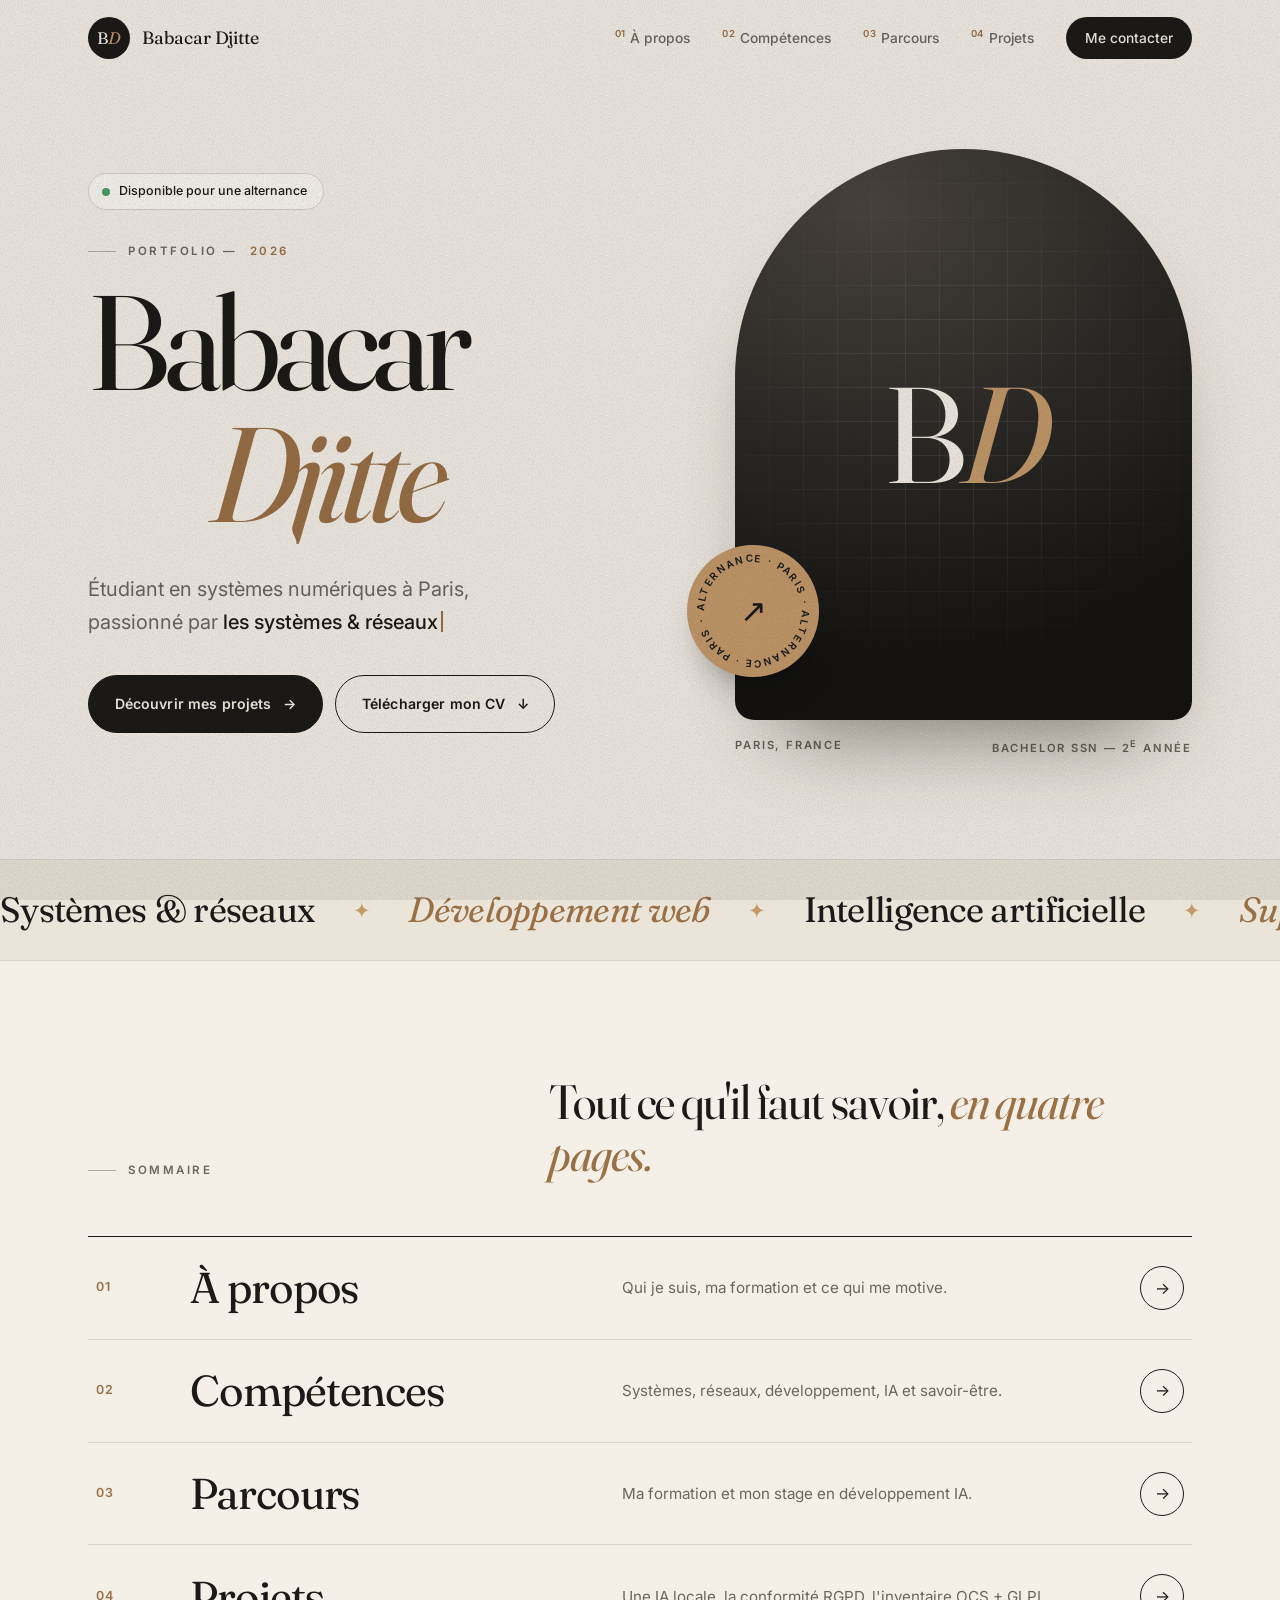
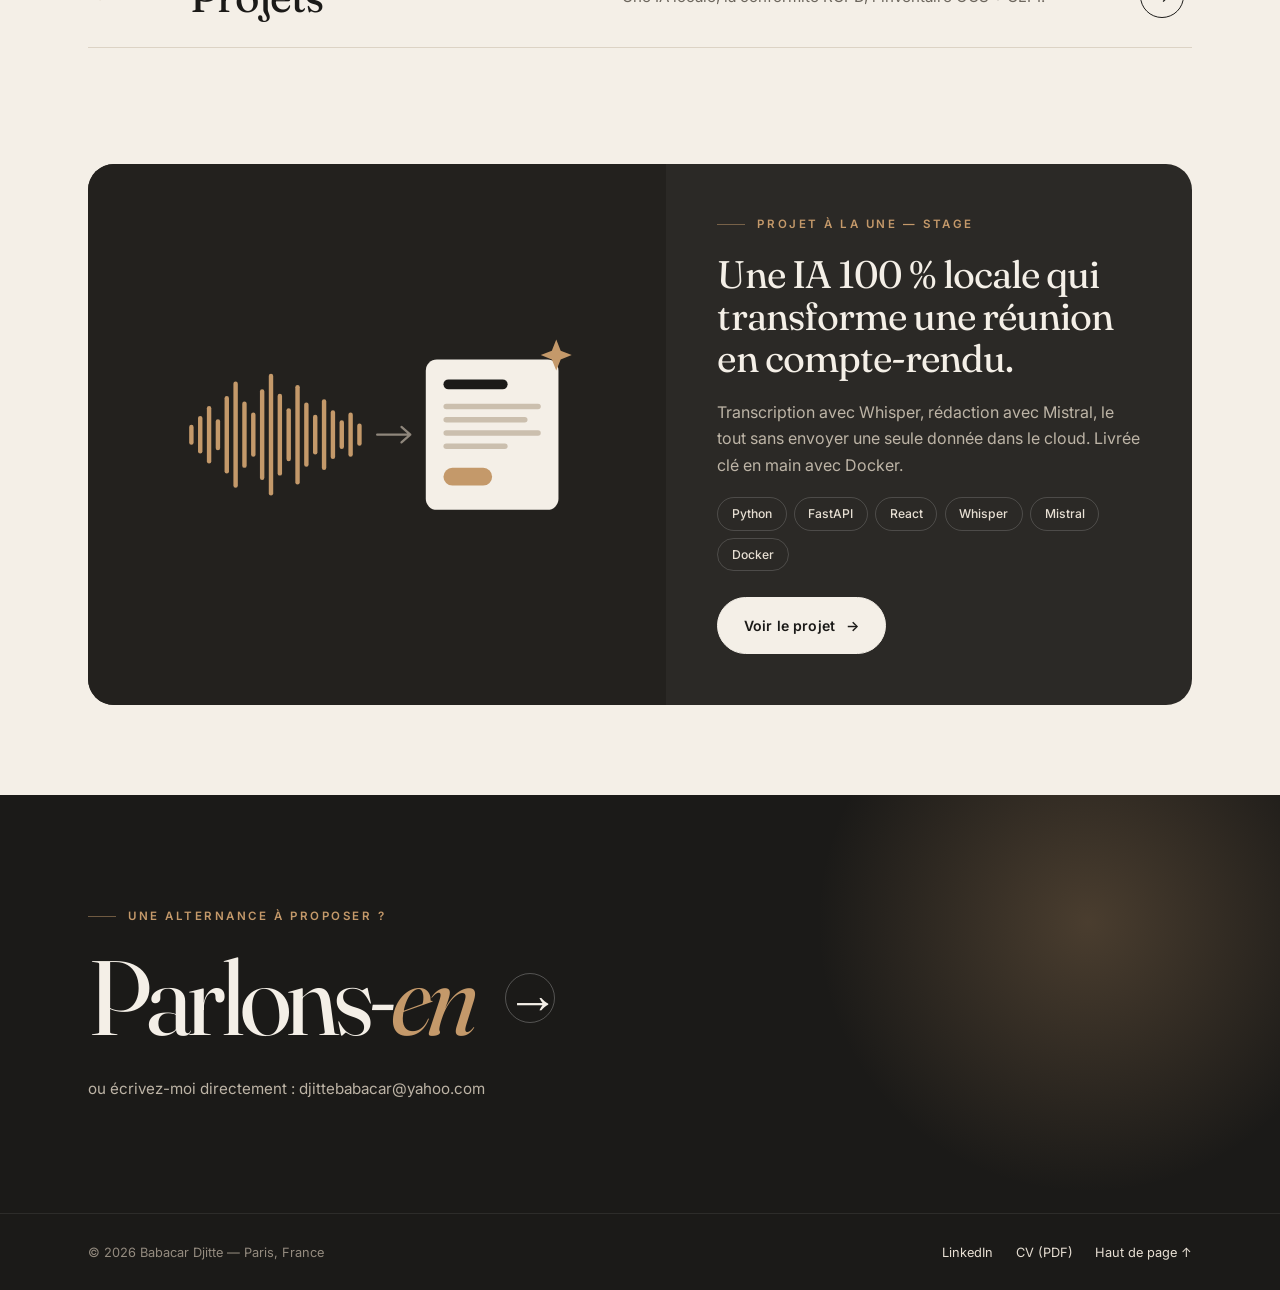
<file: index.html>
<!doctype html>
<html lang="fr">
<head>
  <meta charset="utf-8">
  <meta name="viewport" content="width=device-width, initial-scale=1, viewport-fit=cover">
  <meta name="theme-color" content="#f4efe7">
  <title>Babacar Djitte — Portfolio</title>
  <meta name="description" content="Portfolio de Babacar Djitte, étudiant en Bachelor Sciences du Système Numérique à Paris : systèmes & réseaux, développement, IA. À la recherche d'une alternance.">
  <meta property="og:type" content="website">
  <meta property="og:site_name" content="Babacar Djitte — Portfolio">
  <meta property="og:title" content="Babacar Djitte — Portfolio">
  <meta property="og:description" content="Étudiant en systèmes numériques à Paris : systèmes & réseaux, développement, IA. À la recherche d'une alternance.">
  <meta property="og:url" content="https://babacardjitte38-cyber.github.io/">
  <meta property="og:image" content="https://babacardjitte38-cyber.github.io/og-image.png">
  <meta property="og:image:width" content="1200">
  <meta property="og:image:height" content="630">
  <meta name="twitter:card" content="summary_large_image">
  <link rel="icon" href="favicon.svg" type="image/svg+xml">
  <link rel="apple-touch-icon" href="apple-touch-icon.png">
  <link rel="preconnect" href="https://fonts.googleapis.com">
  <link rel="preconnect" href="https://fonts.gstatic.com" crossorigin>
  <link href="https://fonts.googleapis.com/css2?family=Fraunces:ital,opsz,wght@0,9..144,400;0,9..144,500;1,9..144,400&family=Inter:wght@400;500;600&display=swap" rel="stylesheet">
  <link rel="stylesheet" href="style.css">
  <script>document.documentElement.classList.add("js")</script>
</head>
<body>
  <div class="progress" aria-hidden="true"></div>

  <header class="nav">
    <div class="nav-inner wrap">
      <a href="index.html" class="brand" aria-current="page">
        <span class="brand-mark">B<em>D</em></span>
        <span class="brand-name">Babacar Djitte</span>
      </a>
      <nav class="nav-links" id="menu" aria-label="Navigation principale">
        <a href="apropos.html"><sup>01</sup>À propos</a>
        <a href="competences.html"><sup>02</sup>Compétences</a>
        <a href="parcours.html"><sup>03</sup>Parcours</a>
        <a href="projets.html"><sup>04</sup>Projets</a>
        <a href="contact.html" class="nav-cta">Me contacter</a>
      </nav>
      <button class="nav-toggle" aria-label="Ouvrir le menu" aria-expanded="false" aria-controls="menu"><span></span><span></span></button>
    </div>
  </header>

  <main>
    <!-- ===== Hero ===== -->
    <section class="hero wrap">
      <div class="hero-text">
        <p class="badge"><span class="dot"></span>Disponible pour une alternance</p>
        <p class="kicker">Portfolio — <span id="cover-year">2026</span></p>
        <h1 class="hero-title">
          <span class="line"><span>Babacar</span></span>
          <span class="line"><span><em>Djitte</em></span></span>
        </h1>
        <p class="hero-role">
          Étudiant en systèmes numériques à Paris,<br>
          passionné par <span class="typed" data-words='["les systèmes & réseaux","le développement web","l&apos;intelligence artificielle","le support IT"]'>les systèmes &amp; réseaux</span><span class="cursor" aria-hidden="true"></span>
        </p>
        <div class="hero-cta">
          <a href="projets.html" class="btn">Découvrir mes projets <i>→</i></a>
          <a href="cv.pdf" class="btn btn-line" download="CV_Babacar_Djitte.pdf">Télécharger mon CV <i>↓</i></a>
        </div>
      </div>

      <figure class="hero-visual">
        <div class="portrait">
          <!-- Pour ajouter ta photo : mets photo.jpg dans le dossier et ajoute ici
               <img src="photo.jpg" alt="Babacar Djitte"> -->
          <span class="portrait-grid" aria-hidden="true"></span>
          <span class="portrait-mono" aria-hidden="true">B<em>D</em></span>
        </div>
        <figcaption><span>Paris, France</span><span>Bachelor SSN — 2<sup>e</sup> année</span></figcaption>
        <a href="contact.html" class="stamp" aria-label="Me contacter pour une alternance">
          <svg viewBox="0 0 132 132" aria-hidden="true">
            <defs><path id="stamp-circle" d="M66,66 m-49,0 a49,49 0 1,1 98,0 a49,49 0 1,1 -98,0"/></defs>
            <text><textPath href="#stamp-circle" textLength="300" lengthAdjust="spacing">Alternance · Paris · Alternance · Paris ·</textPath></text>
          </svg>
          <b>↗</b>
        </a>
      </figure>
    </section>

    <!-- ===== Bandeau défilant ===== -->
    <div class="marquee" aria-hidden="true">
      <div class="marquee-track">
        <span>Systèmes &amp; réseaux <i>✦</i> <em>Développement web</em> <i>✦</i> Intelligence artificielle <i>✦</i> <em>Support IT</em> <i>✦</i> Bases de données <i>✦</i> <em>Docker</em> <i>✦</i></span>
        <span>Systèmes &amp; réseaux <i>✦</i> <em>Développement web</em> <i>✦</i> Intelligence artificielle <i>✦</i> <em>Support IT</em> <i>✦</i> Bases de données <i>✦</i> <em>Docker</em> <i>✦</i></span>
      </div>
    </div>

    <!-- ===== Sommaire ===== -->
    <section class="section wrap">
      <div class="section-head">
        <div class="reveal">
          <p class="kicker">Sommaire</p>
        </div>
        <h2 class="display-sm reveal" data-d="1">Tout ce qu'il faut savoir, <em>en quatre pages.</em></h2>
      </div>
      <ol class="toc-list">
        <li class="reveal"><a href="apropos.html"><span class="toc-num">01</span><span class="toc-title">À propos</span><span class="toc-desc">Qui je suis, ma formation et ce qui me motive.</span><span class="toc-arrow">→</span></a></li>
        <li class="reveal" data-d="1"><a href="competences.html"><span class="toc-num">02</span><span class="toc-title">Compétences</span><span class="toc-desc">Systèmes, réseaux, développement, IA et savoir-être.</span><span class="toc-arrow">→</span></a></li>
        <li class="reveal" data-d="2"><a href="parcours.html"><span class="toc-num">03</span><span class="toc-title">Parcours</span><span class="toc-desc">Ma formation et mon stage en développement IA.</span><span class="toc-arrow">→</span></a></li>
        <li class="reveal" data-d="3"><a href="projets.html"><span class="toc-num">04</span><span class="toc-title">Projets</span><span class="toc-desc">Une IA locale, la conformité RGPD, l'inventaire OCS + GLPI.</span><span class="toc-arrow">→</span></a></li>
      </ol>
    </section>

    <!-- ===== Projet à la une ===== -->
    <section class="wrap">
      <a href="projets.html" class="feature-card on-dark reveal">
        <div class="feature-visual">
          <svg viewBox="0 0 400 240" role="img" aria-label="Onde sonore transformée en compte-rendu écrit">
            <g fill="#c4996a">
              <rect x="30" y="111" width="4" height="18" rx="2"/><rect x="38" y="103" width="4" height="34" rx="2"/>
              <rect x="46" y="94" width="4" height="52" rx="2"/><rect x="54" y="106" width="4" height="28" rx="2"/>
              <rect x="62" y="85" width="4" height="70" rx="2"/><rect x="70" y="72" width="4" height="96" rx="2"/>
              <rect x="78" y="90" width="4" height="60" rx="2"/><rect x="86" y="100" width="4" height="40" rx="2"/>
              <rect x="94" y="79" width="4" height="82" rx="2"/><rect x="102" y="65" width="4" height="110" rx="2"/>
              <rect x="110" y="83" width="4" height="74" rx="2"/><rect x="118" y="96" width="4" height="48" rx="2"/>
              <rect x="126" y="75" width="4" height="90" rx="2"/><rect x="134" y="91" width="4" height="58" rx="2"/>
              <rect x="142" y="102" width="4" height="36" rx="2"/><rect x="150" y="88" width="4" height="64" rx="2"/>
              <rect x="158" y="98" width="4" height="44" rx="2"/><rect x="166" y="107" width="4" height="26" rx="2"/>
              <rect x="174" y="100" width="4" height="40" rx="2"/><rect x="182" y="110" width="4" height="20" rx="2"/>
            </g>
            <path d="M200 120h30m-8-7 8 7-8 7" fill="none" stroke="#8f877c" stroke-width="2" stroke-linecap="round" stroke-linejoin="round"/>
            <rect x="244" y="52" width="120" height="136" rx="10" fill="#f4efe7"/>
            <rect x="260" y="70" width="58" height="9" rx="4.5" fill="#1b1a18"/>
            <g fill="#cbbfae">
              <rect x="260" y="92" width="88" height="5" rx="2.5"/><rect x="260" y="104" width="76" height="5" rx="2.5"/>
              <rect x="260" y="116" width="88" height="5" rx="2.5"/><rect x="260" y="128" width="58" height="5" rx="2.5"/>
            </g>
            <rect x="260" y="150" width="44" height="16" rx="8" fill="#c4996a"/>
            <path d="M362 34l4 10 10 4-10 4-4 10-4-10-10-4 10-4z" fill="#c4996a"/>
          </svg>
        </div>
        <div class="feature-body">
          <p class="kicker">Projet à la une — Stage</p>
          <h3>Une IA 100 % locale qui transforme une réunion en compte-rendu.</h3>
          <p>Transcription avec Whisper, rédaction avec Mistral, le tout sans envoyer une seule donnée dans le cloud. Livrée clé en main avec Docker.</p>
          <ul class="chips"><li>Python</li><li>FastAPI</li><li>React</li><li>Whisper</li><li>Mistral</li><li>Docker</li></ul>
          <span class="btn btn-light">Voir le projet <i>→</i></span>
        </div>
      </a>
    </section>
  </main>

  <!-- ===== Bandeau contact ===== -->
  <section class="cta-band">
    <div class="wrap">
      <p class="kicker">Une alternance à proposer ?</p>
      <a href="contact.html" class="cta-big"><span>Parlons-<em>en</em></span> <i>→</i></a>
      <p class="mail">ou écrivez-moi directement : <a class="u" href="mailto:djittebabacar@yahoo.com">djittebabacar@yahoo.com</a></p>
    </div>
  </section>

  <footer class="footer">
    <div class="wrap">
      <p>© <span id="year"></span> Babacar Djitte — Paris, France</p>
      <nav aria-label="Liens"><a class="u" href="https://www.linkedin.com/in/babacar-djitte-8b0a7b388/" target="_blank" rel="noopener">LinkedIn</a><a class="u" href="cv.pdf" download="CV_Babacar_Djitte.pdf">CV (PDF)</a><a class="u" href="#" data-top>Haut de page ↑</a></nav>
    </div>
  </footer>
  <script src="script.js"></script>
</body>
</html>
</file>
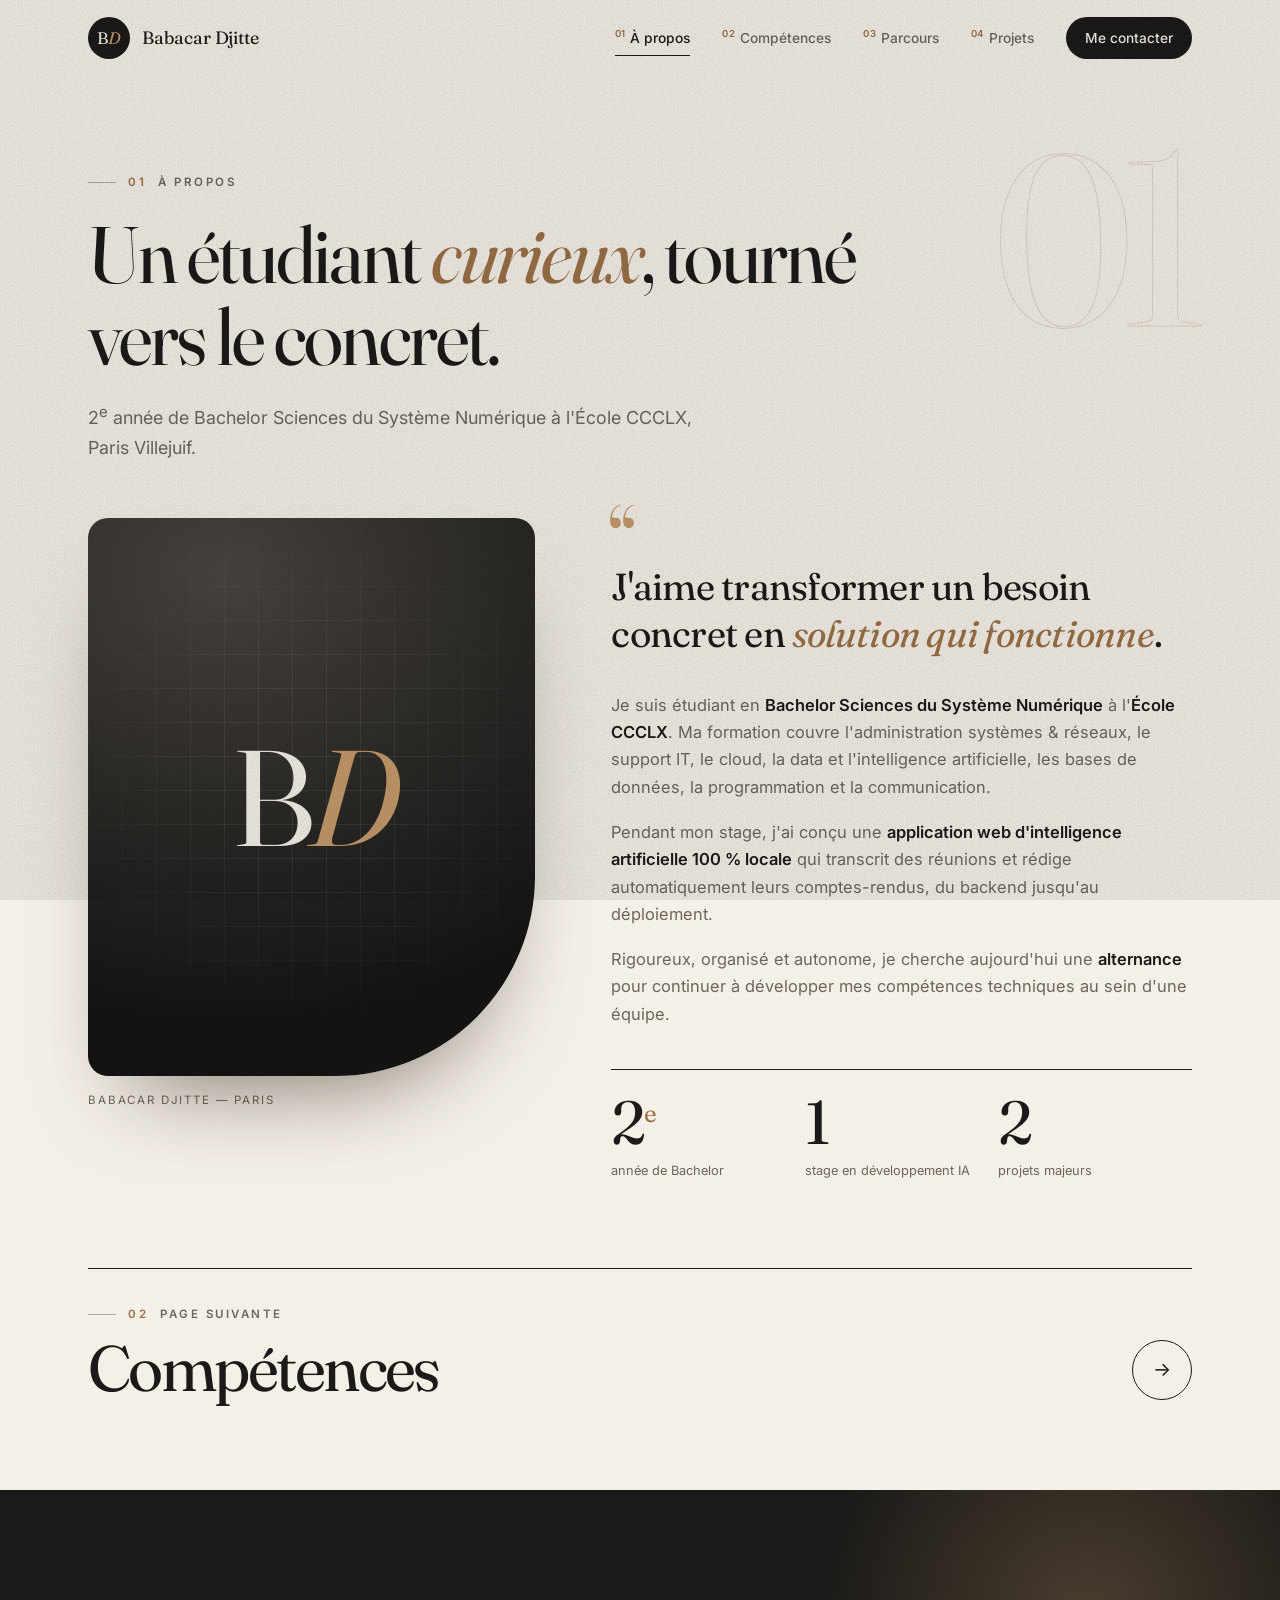
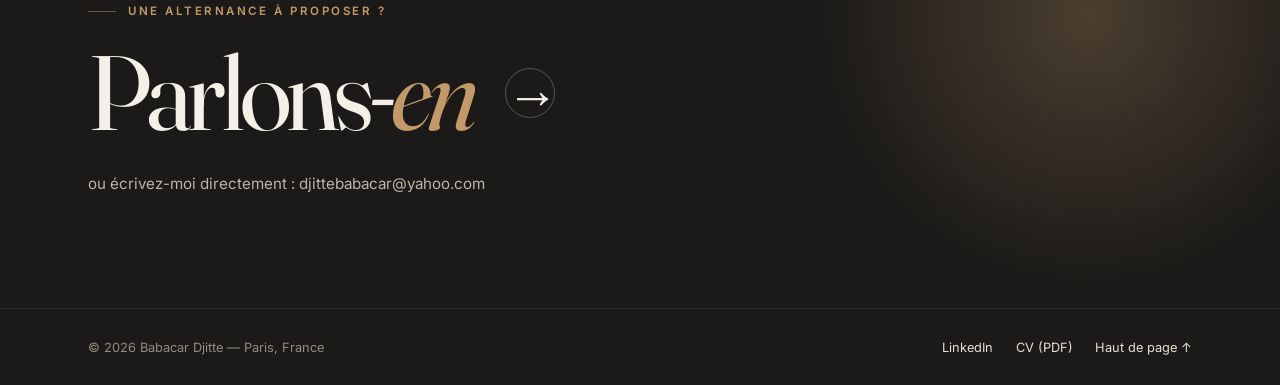
<file: apropos.html>
<!doctype html>
<html lang="fr">
<head>
  <meta charset="utf-8">
  <meta name="viewport" content="width=device-width, initial-scale=1, viewport-fit=cover">
  <meta name="theme-color" content="#f4efe7">
  <title>À propos — Babacar Djitte</title>
  <meta name="description" content="Qui est Babacar Djitte : étudiant en Bachelor Sciences du Système Numérique à l'École CCCLX, passionné par l'informatique.">
  <meta property="og:type" content="website">
  <meta property="og:site_name" content="Babacar Djitte — Portfolio">
  <meta property="og:title" content="À propos — Babacar Djitte">
  <meta property="og:description" content="Étudiant en systèmes numériques à Paris, passionné par l'informatique et tourné vers le concret.">
  <meta property="og:url" content="https://babacardjitte38-cyber.github.io/apropos.html">
  <meta property="og:image" content="https://babacardjitte38-cyber.github.io/og-image.png">
  <meta property="og:image:width" content="1200">
  <meta property="og:image:height" content="630">
  <meta name="twitter:card" content="summary_large_image">
  <link rel="icon" href="favicon.svg" type="image/svg+xml">
  <link rel="apple-touch-icon" href="apple-touch-icon.png">
  <link rel="preconnect" href="https://fonts.googleapis.com">
  <link rel="preconnect" href="https://fonts.gstatic.com" crossorigin>
  <link href="https://fonts.googleapis.com/css2?family=Fraunces:ital,opsz,wght@0,9..144,400;0,9..144,500;1,9..144,400&family=Inter:wght@400;500;600&display=swap" rel="stylesheet">
  <link rel="stylesheet" href="style.css">
  <script>document.documentElement.classList.add("js")</script>
</head>
<body>
  <div class="progress" aria-hidden="true"></div>

  <header class="nav">
    <div class="nav-inner wrap">
      <a href="index.html" class="brand">
        <span class="brand-mark">B<em>D</em></span>
        <span class="brand-name">Babacar Djitte</span>
      </a>
      <nav class="nav-links" id="menu" aria-label="Navigation principale">
        <a href="apropos.html" aria-current="page"><sup>01</sup>À propos</a>
        <a href="competences.html"><sup>02</sup>Compétences</a>
        <a href="parcours.html"><sup>03</sup>Parcours</a>
        <a href="projets.html"><sup>04</sup>Projets</a>
        <a href="contact.html" class="nav-cta">Me contacter</a>
      </nav>
      <button class="nav-toggle" aria-label="Ouvrir le menu" aria-expanded="false" aria-controls="menu"><span></span><span></span></button>
    </div>
  </header>

  <main>
    <section class="page-hero wrap">
      <span class="page-num" aria-hidden="true">01</span>
      <p class="kicker"><span>01</span> À propos</p>
      <h1 class="display">Un étudiant <em>curieux</em>, tourné vers le concret.</h1>
      <p class="lede">2<sup>e</sup> année de Bachelor Sciences du Système Numérique à l'École CCCLX, Paris Villejuif.</p>
    </section>

    <section class="wrap">
      <div class="about-grid">
        <figure class="about-photo reveal">
          <div class="portrait">
            <!-- Pour ajouter ta photo : <img src="photo.jpg" alt="Babacar Djitte"> -->
            <span class="portrait-grid" aria-hidden="true"></span>
            <span class="portrait-mono" aria-hidden="true">B<em>D</em></span>
          </div>
          <figcaption>Babacar Djitte — Paris</figcaption>
        </figure>

        <div>
          <p class="pullquote reveal">J'aime transformer un besoin concret en <em>solution qui fonctionne</em>.</p>
          <div class="prose reveal" data-d="1">
            <p>
              Je suis étudiant en <strong>Bachelor Sciences du Système Numérique</strong> à l'<strong>École CCCLX</strong>.
              Ma formation couvre l'administration systèmes &amp; réseaux, le support IT, le cloud, la data et l'intelligence artificielle,
              les bases de données, la programmation et la communication.
            </p>
            <p>
              Pendant mon stage, j'ai conçu une <strong>application web d'intelligence artificielle 100&nbsp;% locale</strong>
              qui transcrit des réunions et rédige automatiquement leurs comptes-rendus, du backend jusqu'au déploiement.
            </p>
            <p>
              Rigoureux, organisé et autonome, je cherche aujourd'hui une <strong>alternance</strong> pour continuer à
              développer mes compétences techniques au sein d'une équipe.
            </p>
          </div>
          <div class="stats reveal" data-d="2">
            <div><strong>2<sup>e</sup></strong><span>année de Bachelor</span></div>
            <div><strong data-count="1">1</strong><span>stage en développement IA</span></div>
            <div><strong data-count="3">3</strong><span>projets majeurs</span></div>
          </div>
        </div>
      </div>

      <a class="next reveal" href="competences.html">
        <span><span class="kicker"><span>02</span> Page suivante</span><span class="next-title">Compétences</span></span>
        <i>→</i>
      </a>
    </section>
  </main>

  <section class="cta-band">
    <div class="wrap">
      <p class="kicker">Une alternance à proposer ?</p>
      <a href="contact.html" class="cta-big"><span>Parlons-<em>en</em></span> <i>→</i></a>
      <p class="mail">ou écrivez-moi directement : <a class="u" href="mailto:djittebabacar@yahoo.com">djittebabacar@yahoo.com</a></p>
    </div>
  </section>

  <footer class="footer">
    <div class="wrap">
      <p>© <span id="year"></span> Babacar Djitte — Paris, France</p>
      <nav aria-label="Liens"><a class="u" href="https://www.linkedin.com/in/babacar-djitte-8b0a7b388/" target="_blank" rel="noopener">LinkedIn</a><a class="u" href="cv.pdf" download="CV_Babacar_Djitte.pdf">CV (PDF)</a><a class="u" href="#" data-top>Haut de page ↑</a></nav>
    </div>
  </footer>
  <script src="script.js"></script>
</body>
</html>
</file>
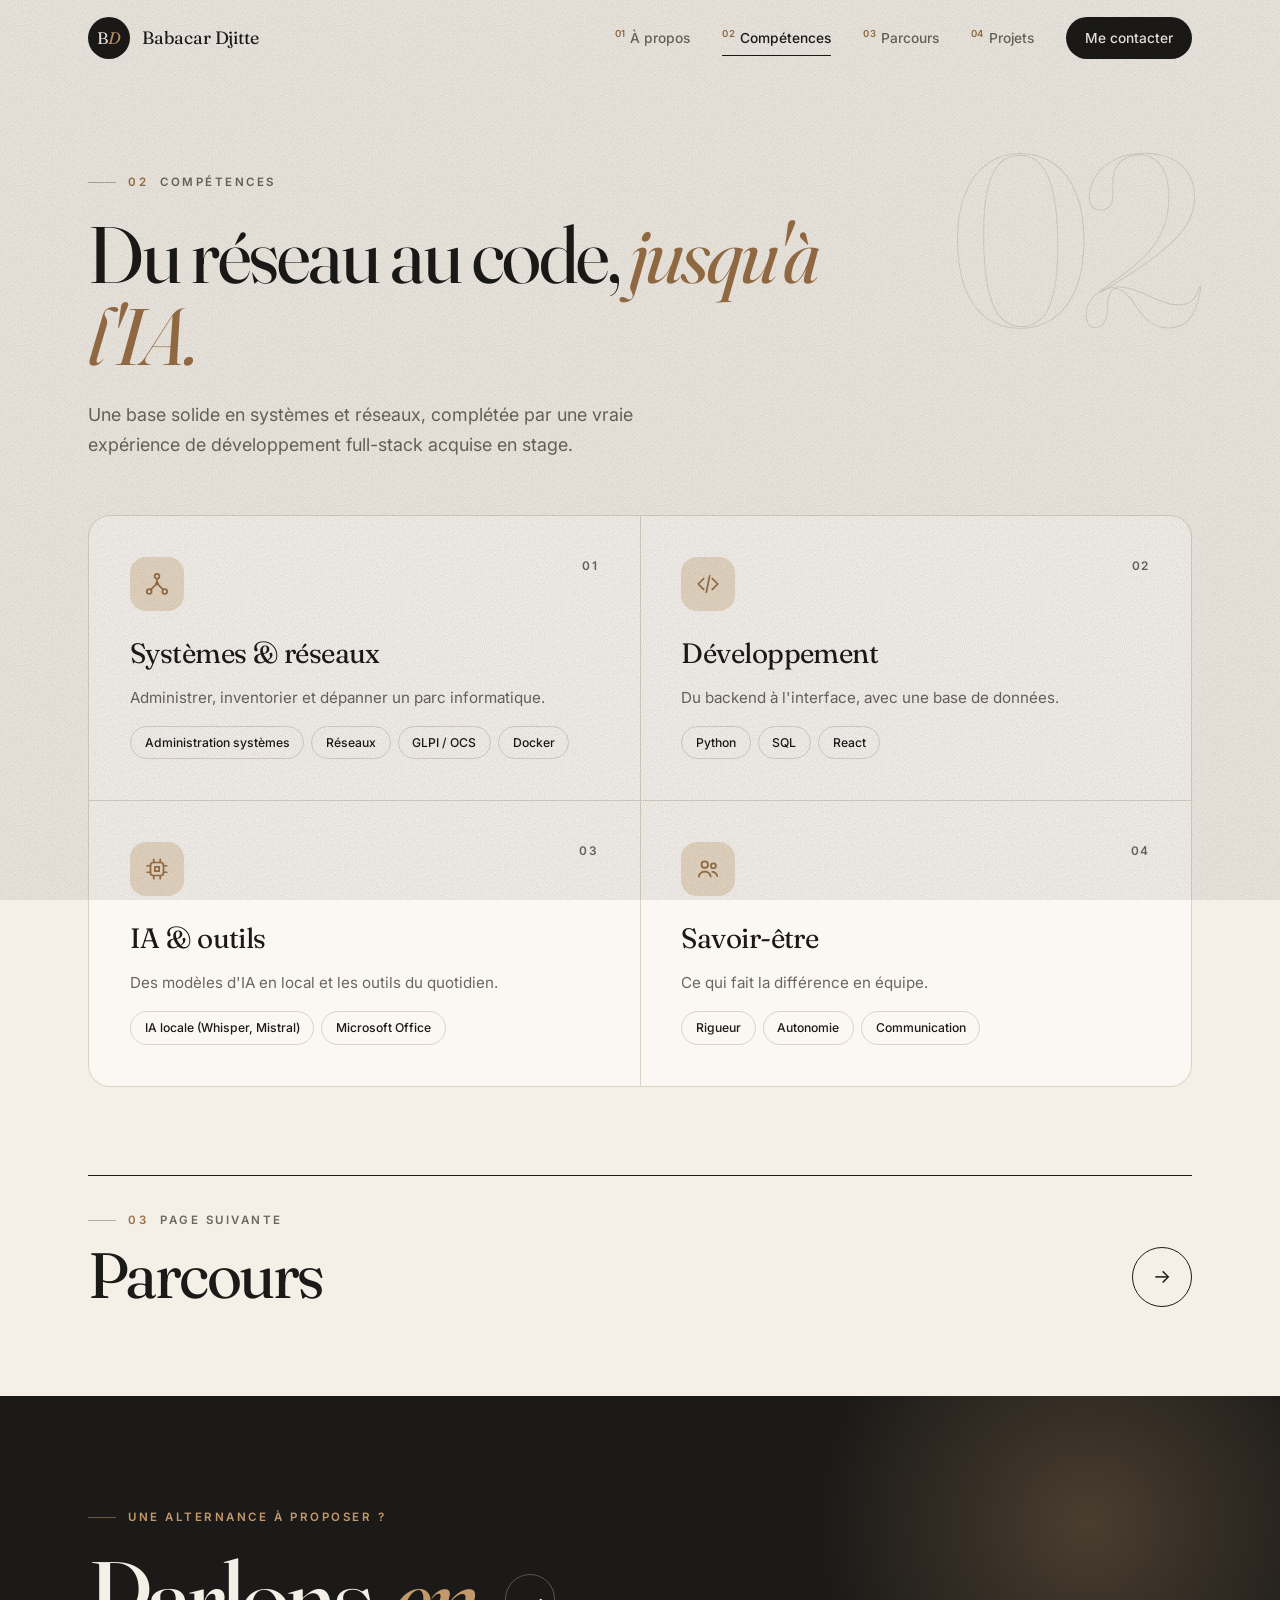
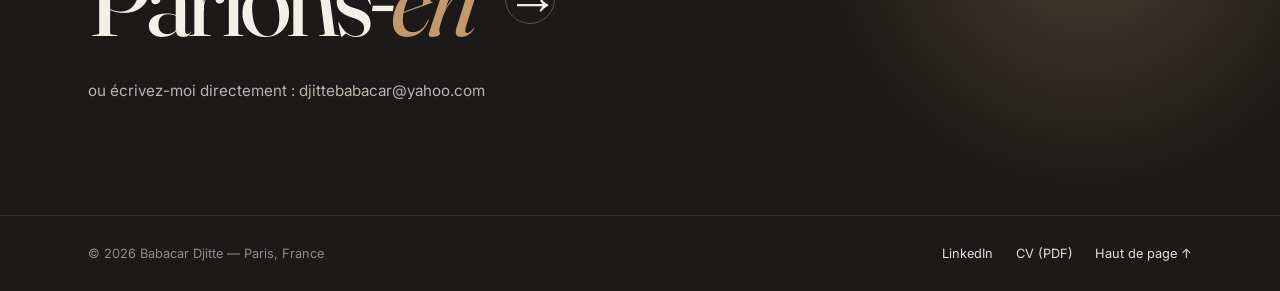
<file: competences.html>
<!doctype html>
<html lang="fr">
<head>
  <meta charset="utf-8">
  <meta name="viewport" content="width=device-width, initial-scale=1, viewport-fit=cover">
  <meta name="theme-color" content="#f4efe7">
  <title>Compétences — Babacar Djitte</title>
  <meta name="description" content="Compétences de Babacar Djitte : systèmes & réseaux, développement, intelligence artificielle et savoir-être.">
  <meta property="og:type" content="website">
  <meta property="og:site_name" content="Babacar Djitte — Portfolio">
  <meta property="og:title" content="Compétences — Babacar Djitte">
  <meta property="og:description" content="Systèmes & réseaux, développement, IA et savoir-être.">
  <meta property="og:url" content="https://babacardjitte38-cyber.github.io/competences.html">
  <meta property="og:image" content="https://babacardjitte38-cyber.github.io/og-image.png">
  <meta property="og:image:width" content="1200">
  <meta property="og:image:height" content="630">
  <meta name="twitter:card" content="summary_large_image">
  <link rel="icon" href="favicon.svg" type="image/svg+xml">
  <link rel="apple-touch-icon" href="apple-touch-icon.png">
  <link rel="preconnect" href="https://fonts.googleapis.com">
  <link rel="preconnect" href="https://fonts.gstatic.com" crossorigin>
  <link href="https://fonts.googleapis.com/css2?family=Fraunces:ital,opsz,wght@0,9..144,400;0,9..144,500;1,9..144,400&family=Inter:wght@400;500;600&display=swap" rel="stylesheet">
  <link rel="stylesheet" href="style.css">
  <script>document.documentElement.classList.add("js")</script>
</head>
<body>
  <div class="progress" aria-hidden="true"></div>

  <header class="nav">
    <div class="nav-inner wrap">
      <a href="index.html" class="brand">
        <span class="brand-mark">B<em>D</em></span>
        <span class="brand-name">Babacar Djitte</span>
      </a>
      <nav class="nav-links" id="menu" aria-label="Navigation principale">
        <a href="apropos.html"><sup>01</sup>À propos</a>
        <a href="competences.html" aria-current="page"><sup>02</sup>Compétences</a>
        <a href="parcours.html"><sup>03</sup>Parcours</a>
        <a href="projets.html"><sup>04</sup>Projets</a>
        <a href="contact.html" class="nav-cta">Me contacter</a>
      </nav>
      <button class="nav-toggle" aria-label="Ouvrir le menu" aria-expanded="false" aria-controls="menu"><span></span><span></span></button>
    </div>
  </header>

  <main>
    <section class="page-hero wrap">
      <span class="page-num" aria-hidden="true">02</span>
      <p class="kicker"><span>02</span> Compétences</p>
      <h1 class="display">Du réseau au code, <em>jusqu'à l'IA.</em></h1>
      <p class="lede">Une base solide en systèmes et réseaux, complétée par une vraie expérience de développement full-stack acquise en stage.</p>
    </section>

    <section class="wrap">
      <div class="skills">
        <article class="skill reveal">
          <div class="skill-top">
            <span class="skill-icon"><svg viewBox="0 0 24 24" fill="none" stroke="currentColor" stroke-width="1.6" stroke-linecap="round" stroke-linejoin="round" aria-hidden="true"><circle cx="12" cy="4.8" r="2.2"/><circle cx="4.8" cy="19" r="2.2"/><circle cx="19.2" cy="19" r="2.2"/><path d="M12 7v4.5M12 11.5 6.3 17.2M12 11.5l5.7 5.7"/><circle cx="12" cy="11.5" r=".9" fill="currentColor"/></svg></span>
            <span class="skill-num">01</span>
          </div>
          <h3>Systèmes &amp; réseaux</h3>
          <p>Administrer, inventorier et dépanner un parc informatique.</p>
          <ul class="chips"><li>Administration systèmes</li><li>Réseaux</li><li>GLPI / OCS</li><li>Docker</li></ul>
        </article>

        <article class="skill reveal" data-d="1">
          <div class="skill-top">
            <span class="skill-icon"><svg viewBox="0 0 24 24" fill="none" stroke="currentColor" stroke-width="1.6" stroke-linecap="round" stroke-linejoin="round" aria-hidden="true"><path d="M8 7l-5 5 5 5M16 7l5 5-5 5M13.5 4.5l-3 15"/></svg></span>
            <span class="skill-num">02</span>
          </div>
          <h3>Développement</h3>
          <p>Du backend à l'interface, avec une base de données.</p>
          <ul class="chips"><li>Python</li><li>SQL</li><li>React</li></ul>
        </article>

        <article class="skill reveal">
          <div class="skill-top">
            <span class="skill-icon"><svg viewBox="0 0 24 24" fill="none" stroke="currentColor" stroke-width="1.6" stroke-linecap="round" stroke-linejoin="round" aria-hidden="true"><rect x="6" y="6" width="12" height="12" rx="2.5"/><path d="M9 3v3M15 3v3M9 18v3M15 18v3M3 9h3M3 15h3M18 9h3M18 15h3"/><path d="M10 10h4v4h-4z"/></svg></span>
            <span class="skill-num">03</span>
          </div>
          <h3>IA &amp; outils</h3>
          <p>Des modèles d'IA en local et les outils du quotidien.</p>
          <ul class="chips"><li>IA locale (Whisper, Mistral)</li><li>Microsoft Office</li></ul>
        </article>

        <article class="skill reveal" data-d="1">
          <div class="skill-top">
            <span class="skill-icon"><svg viewBox="0 0 24 24" fill="none" stroke="currentColor" stroke-width="1.6" stroke-linecap="round" stroke-linejoin="round" aria-hidden="true"><circle cx="9" cy="8" r="3"/><path d="M3.5 19c.8-3 3-4.5 5.5-4.5s4.7 1.5 5.5 4.5"/><circle cx="17" cy="9" r="2.3"/><path d="M16 14.6c2.3.1 3.8 1.4 4.5 3.9"/></svg></span>
            <span class="skill-num">04</span>
          </div>
          <h3>Savoir-être</h3>
          <p>Ce qui fait la différence en équipe.</p>
          <ul class="chips"><li>Rigueur</li><li>Autonomie</li><li>Communication</li></ul>
        </article>
      </div>

      <a class="next reveal" href="parcours.html">
        <span><span class="kicker"><span>03</span> Page suivante</span><span class="next-title">Parcours</span></span>
        <i>→</i>
      </a>
    </section>
  </main>

  <section class="cta-band">
    <div class="wrap">
      <p class="kicker">Une alternance à proposer ?</p>
      <a href="contact.html" class="cta-big"><span>Parlons-<em>en</em></span> <i>→</i></a>
      <p class="mail">ou écrivez-moi directement : <a class="u" href="mailto:djittebabacar@yahoo.com">djittebabacar@yahoo.com</a></p>
    </div>
  </section>

  <footer class="footer">
    <div class="wrap">
      <p>© <span id="year"></span> Babacar Djitte — Paris, France</p>
      <nav aria-label="Liens"><a class="u" href="https://www.linkedin.com/in/babacar-djitte-8b0a7b388/" target="_blank" rel="noopener">LinkedIn</a><a class="u" href="cv.pdf" download="CV_Babacar_Djitte.pdf">CV (PDF)</a><a class="u" href="#" data-top>Haut de page ↑</a></nav>
    </div>
  </footer>
  <script src="script.js"></script>
</body>
</html>
</file>
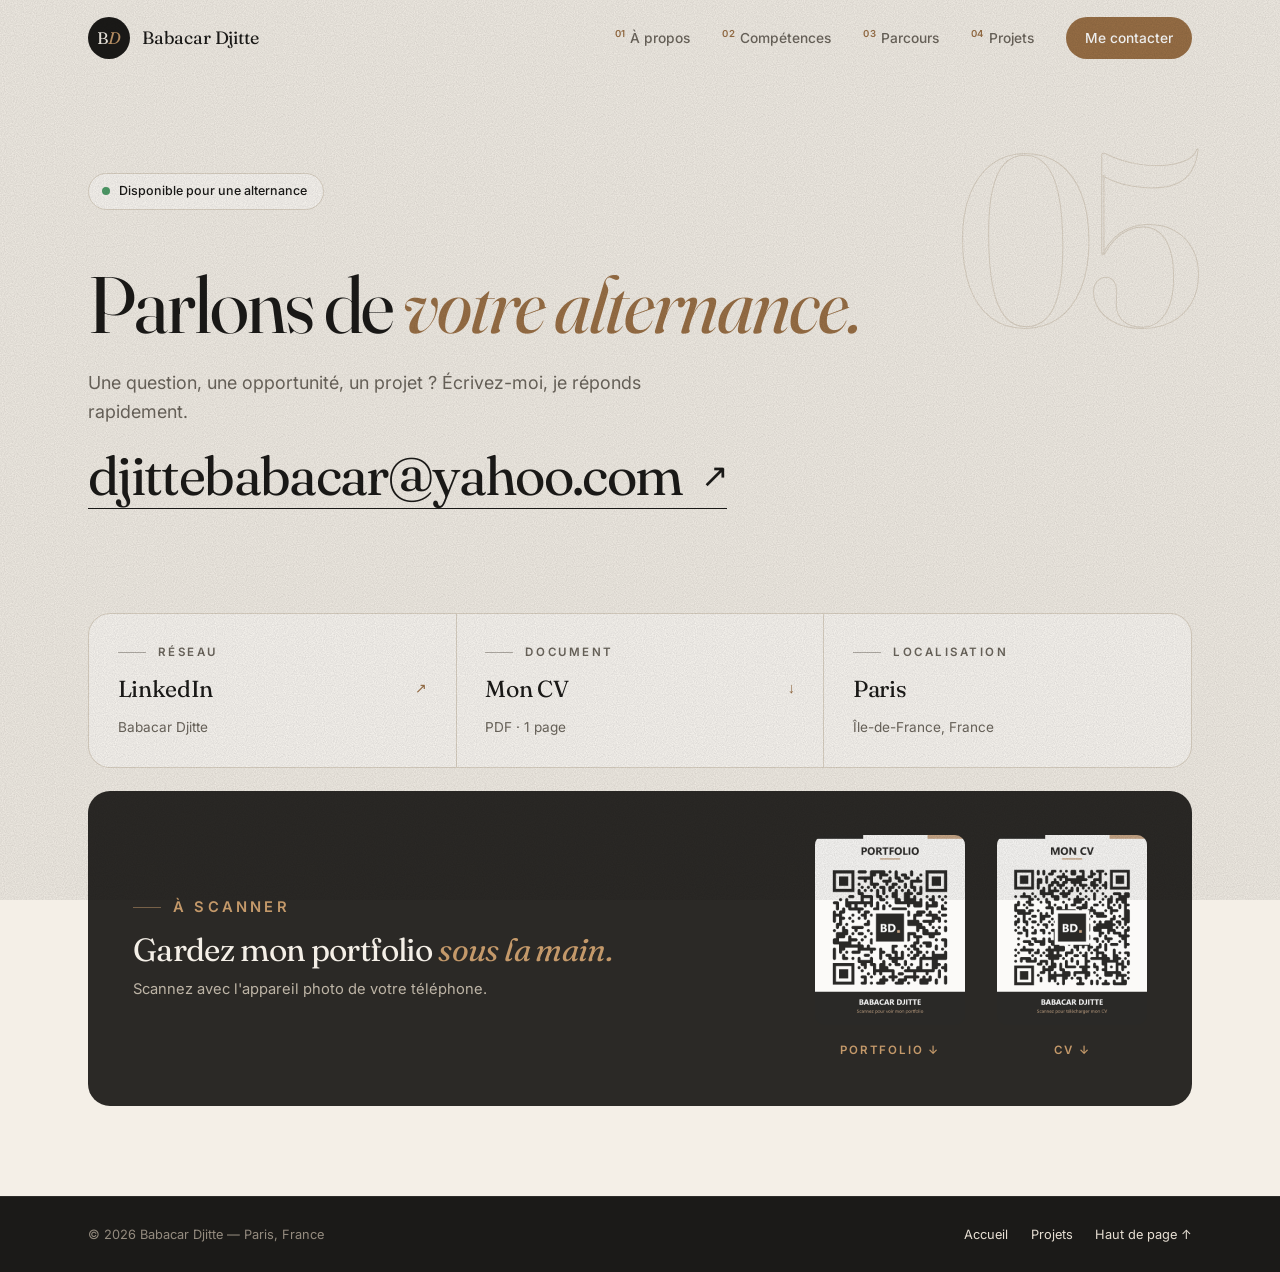
<file: contact.html>
<!doctype html>
<html lang="fr">
<head>
  <meta charset="utf-8">
  <meta name="viewport" content="width=device-width, initial-scale=1, viewport-fit=cover">
  <meta name="theme-color" content="#f4efe7">
  <title>Contact — Babacar Djitte</title>
  <meta name="description" content="Contacter Babacar Djitte pour une alternance en informatique : e-mail, LinkedIn, CV.">
  <meta property="og:type" content="website">
  <meta property="og:site_name" content="Babacar Djitte — Portfolio">
  <meta property="og:title" content="Contact — Babacar Djitte">
  <meta property="og:description" content="Une alternance à proposer ? Parlons-en.">
  <meta property="og:url" content="https://babacardjitte38-cyber.github.io/contact.html">
  <meta property="og:image" content="https://babacardjitte38-cyber.github.io/og-image.png">
  <meta property="og:image:width" content="1200">
  <meta property="og:image:height" content="630">
  <meta name="twitter:card" content="summary_large_image">
  <link rel="icon" href="favicon.svg" type="image/svg+xml">
  <link rel="apple-touch-icon" href="apple-touch-icon.png">
  <link rel="preconnect" href="https://fonts.googleapis.com">
  <link rel="preconnect" href="https://fonts.gstatic.com" crossorigin>
  <link href="https://fonts.googleapis.com/css2?family=Fraunces:ital,opsz,wght@0,9..144,400;0,9..144,500;1,9..144,400&family=Inter:wght@400;500;600&display=swap" rel="stylesheet">
  <link rel="stylesheet" href="style.css">
  <script>document.documentElement.classList.add("js")</script>
</head>
<body>
  <div class="progress" aria-hidden="true"></div>

  <header class="nav">
    <div class="nav-inner wrap">
      <a href="index.html" class="brand">
        <span class="brand-mark">B<em>D</em></span>
        <span class="brand-name">Babacar Djitte</span>
      </a>
      <nav class="nav-links" id="menu" aria-label="Navigation principale">
        <a href="apropos.html"><sup>01</sup>À propos</a>
        <a href="competences.html"><sup>02</sup>Compétences</a>
        <a href="parcours.html"><sup>03</sup>Parcours</a>
        <a href="projets.html"><sup>04</sup>Projets</a>
        <a href="contact.html" class="nav-cta" aria-current="page">Me contacter</a>
      </nav>
      <button class="nav-toggle" aria-label="Ouvrir le menu" aria-expanded="false" aria-controls="menu"><span></span><span></span></button>
    </div>
  </header>

  <main>
    <section class="page-hero wrap">
      <span class="page-num" aria-hidden="true">05</span>
      <p class="badge"><span class="dot"></span>Disponible pour une alternance</p>
      <h1 class="display">Parlons de <em>votre alternance.</em></h1>
      <p class="lede">Une question, une opportunité, un projet ? Écrivez-moi, je réponds rapidement.</p>
      <a class="mail-big" href="mailto:djittebabacar@yahoo.com">djittebabacar@yahoo.com <i>↗</i></a>
    </section>

    <section class="wrap">
      <div class="contact-grid reveal">
        <a class="contact-item" href="https://www.linkedin.com/in/babacar-djitte-8b0a7b388/" target="_blank" rel="noopener">
          <span class="kicker">Réseau</span>
          <b>LinkedIn <i>↗</i></b>
          <small>Babacar Djitte</small>
        </a>
        <a class="contact-item" href="cv.pdf" download="CV_Babacar_Djitte.pdf">
          <span class="kicker">Document</span>
          <b>Mon CV <i>↓</i></b>
          <small>PDF · 1 page</small>
        </a>
        <div class="contact-item">
          <span class="kicker">Localisation</span>
          <b>Paris</b>
          <small>Île-de-France, France</small>
        </div>
      </div>

      <div class="qr-band reveal" data-d="1">
        <div>
          <p class="kicker">À scanner</p>
          <h2>Gardez mon portfolio <em>sous la main.</em></h2>
          <p>Scannez avec l'appareil photo de votre téléphone.</p>
        </div>
        <figure>
          <img src="qr-portfolio.png" alt="QR code vers le portfolio de Babacar Djitte" width="150" height="190" loading="lazy">
          <figcaption><a href="qr-portfolio.png" download>Portfolio ↓</a></figcaption>
        </figure>
        <figure>
          <img src="qr-cv.png" alt="QR code vers le CV de Babacar Djitte" width="150" height="190" loading="lazy">
          <figcaption><a href="qr-cv.png" download>CV ↓</a></figcaption>
        </figure>
      </div>
    </section>
  </main>

  <footer class="footer" style="margin-top: clamp(3rem, 7vw, 6rem)">
    <div class="wrap">
      <p>© <span id="year"></span> Babacar Djitte — Paris, France</p>
      <nav aria-label="Liens"><a class="u" href="index.html">Accueil</a><a class="u" href="projets.html">Projets</a><a class="u" href="#" data-top>Haut de page ↑</a></nav>
    </div>
  </footer>
  <script src="script.js"></script>
</body>
</html>
</file>
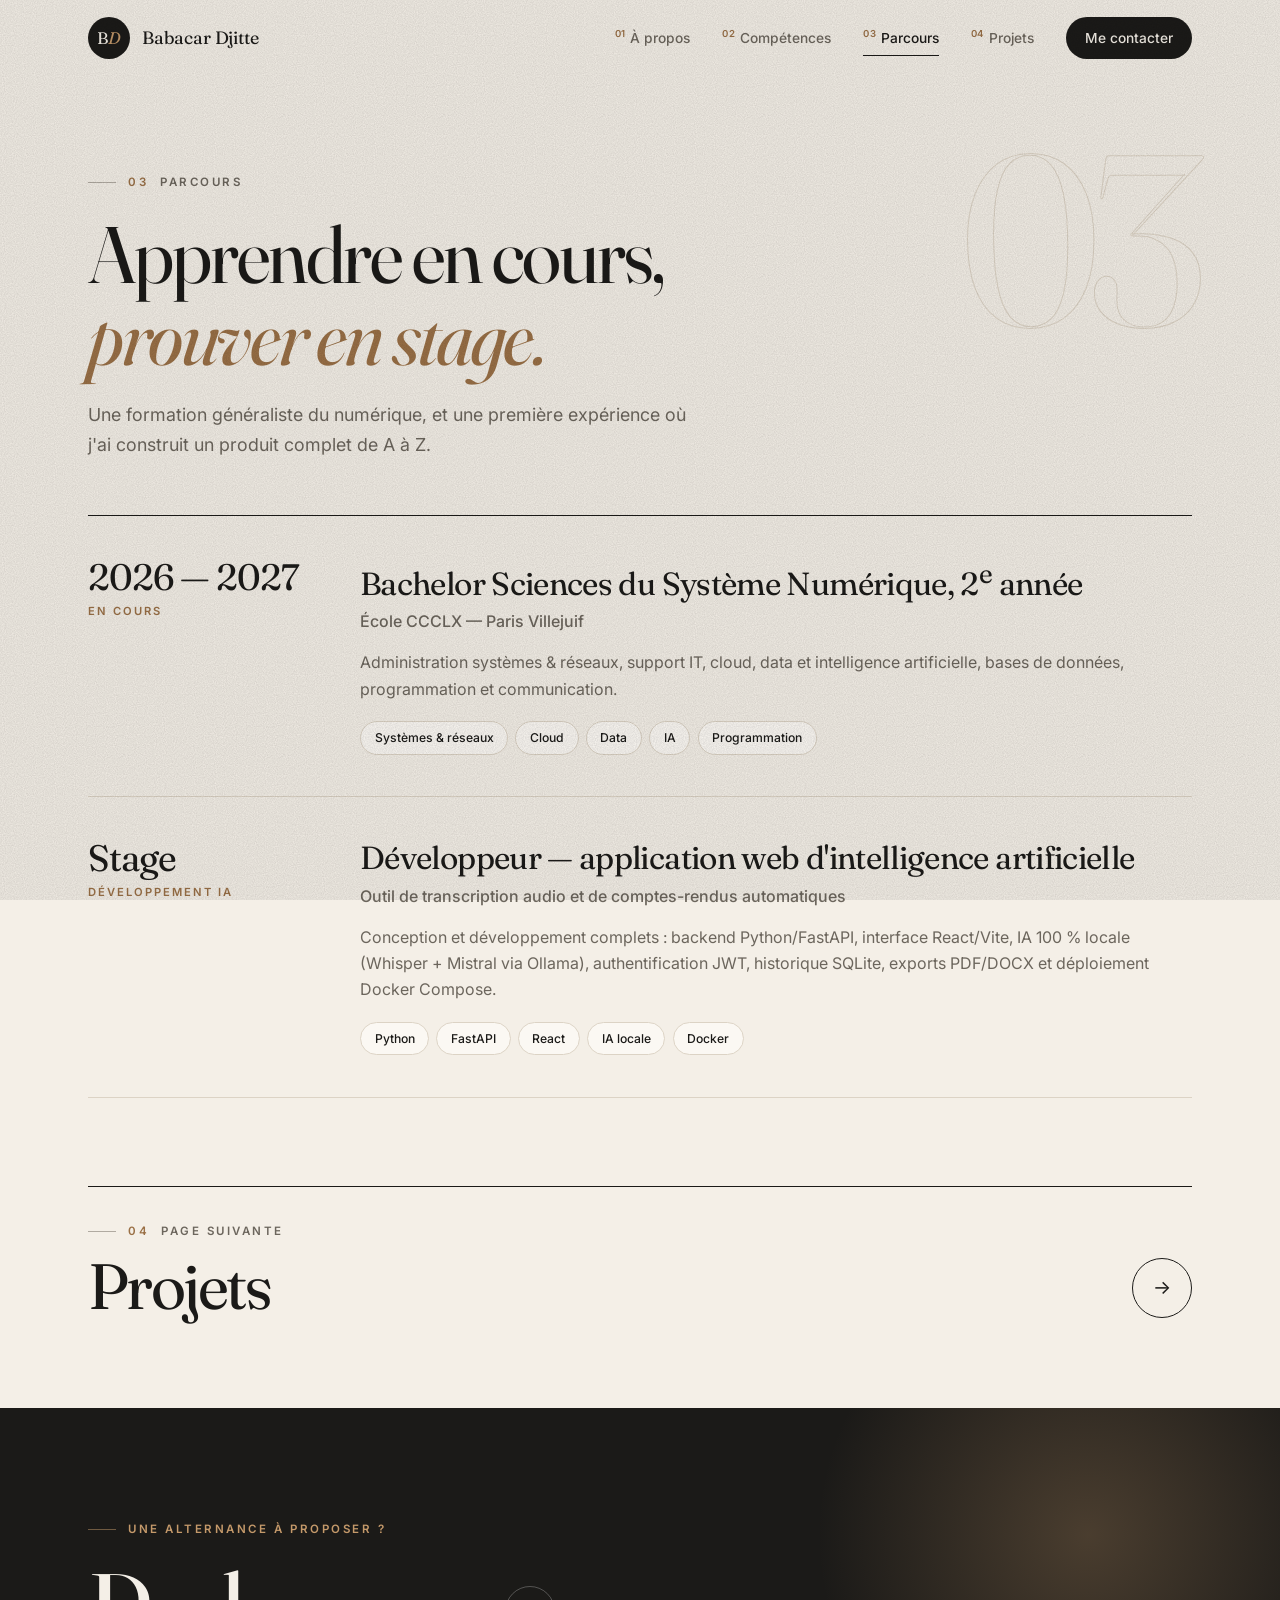
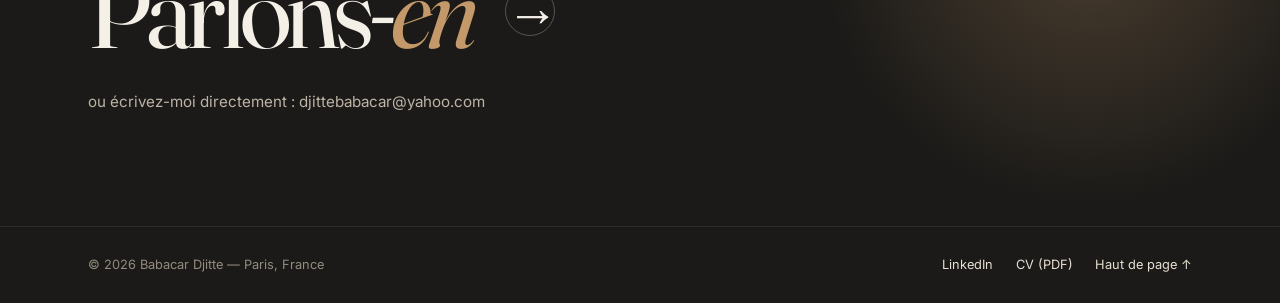
<file: parcours.html>
<!doctype html>
<html lang="fr">
<head>
  <meta charset="utf-8">
  <meta name="viewport" content="width=device-width, initial-scale=1, viewport-fit=cover">
  <meta name="theme-color" content="#f4efe7">
  <title>Parcours — Babacar Djitte</title>
  <meta name="description" content="Parcours de Babacar Djitte : Bachelor Sciences du Système Numérique et stage en développement d'une application d'IA.">
  <meta property="og:type" content="website">
  <meta property="og:site_name" content="Babacar Djitte — Portfolio">
  <meta property="og:title" content="Parcours — Babacar Djitte">
  <meta property="og:description" content="Formation en systèmes numériques et stage en développement IA.">
  <meta property="og:url" content="https://babacardjitte38-cyber.github.io/parcours.html">
  <meta property="og:image" content="https://babacardjitte38-cyber.github.io/og-image.png">
  <meta property="og:image:width" content="1200">
  <meta property="og:image:height" content="630">
  <meta name="twitter:card" content="summary_large_image">
  <link rel="icon" href="favicon.svg" type="image/svg+xml">
  <link rel="apple-touch-icon" href="apple-touch-icon.png">
  <link rel="preconnect" href="https://fonts.googleapis.com">
  <link rel="preconnect" href="https://fonts.gstatic.com" crossorigin>
  <link href="https://fonts.googleapis.com/css2?family=Fraunces:ital,opsz,wght@0,9..144,400;0,9..144,500;1,9..144,400&family=Inter:wght@400;500;600&display=swap" rel="stylesheet">
  <link rel="stylesheet" href="style.css">
  <script>document.documentElement.classList.add("js")</script>
</head>
<body>
  <div class="progress" aria-hidden="true"></div>

  <header class="nav">
    <div class="nav-inner wrap">
      <a href="index.html" class="brand">
        <span class="brand-mark">B<em>D</em></span>
        <span class="brand-name">Babacar Djitte</span>
      </a>
      <nav class="nav-links" id="menu" aria-label="Navigation principale">
        <a href="apropos.html"><sup>01</sup>À propos</a>
        <a href="competences.html"><sup>02</sup>Compétences</a>
        <a href="parcours.html" aria-current="page"><sup>03</sup>Parcours</a>
        <a href="projets.html"><sup>04</sup>Projets</a>
        <a href="contact.html" class="nav-cta">Me contacter</a>
      </nav>
      <button class="nav-toggle" aria-label="Ouvrir le menu" aria-expanded="false" aria-controls="menu"><span></span><span></span></button>
    </div>
  </header>

  <main>
    <section class="page-hero wrap">
      <span class="page-num" aria-hidden="true">03</span>
      <p class="kicker"><span>03</span> Parcours</p>
      <h1 class="display">Apprendre en cours, <em>prouver en stage.</em></h1>
      <p class="lede">Une formation généraliste du numérique, et une première expérience où j'ai construit un produit complet de A à Z.</p>
    </section>

    <section class="wrap">
      <ol class="timeline">
        <li class="reveal">
          <div class="tl-date">2026 — 2027<small>En cours</small></div>
          <div class="tl-body">
            <h3>Bachelor Sciences du Système Numérique, 2<sup>e</sup> année</h3>
            <p class="tl-where">École CCCLX — Paris Villejuif</p>
            <p>Administration systèmes &amp; réseaux, support IT, cloud, data et intelligence artificielle, bases de données, programmation et communication.</p>
            <ul class="chips"><li>Systèmes &amp; réseaux</li><li>Cloud</li><li>Data</li><li>IA</li><li>Programmation</li></ul>
          </div>
        </li>
        <li class="reveal">
          <div class="tl-date">Stage<small>Développement IA</small></div>
          <div class="tl-body">
            <h3>Développeur — application web d'intelligence artificielle</h3>
            <p class="tl-where">Outil de transcription audio et de comptes-rendus automatiques</p>
            <p>Conception et développement complets : backend Python/FastAPI, interface React/Vite, IA 100&nbsp;% locale (Whisper + Mistral via Ollama), authentification JWT, historique SQLite, exports PDF/DOCX et déploiement Docker Compose.</p>
            <ul class="chips"><li>Python</li><li>FastAPI</li><li>React</li><li>IA locale</li><li>Docker</li></ul>
          </div>
        </li>
      </ol>

      <a class="next reveal" href="projets.html">
        <span><span class="kicker"><span>04</span> Page suivante</span><span class="next-title">Projets</span></span>
        <i>→</i>
      </a>
    </section>
  </main>

  <section class="cta-band">
    <div class="wrap">
      <p class="kicker">Une alternance à proposer ?</p>
      <a href="contact.html" class="cta-big"><span>Parlons-<em>en</em></span> <i>→</i></a>
      <p class="mail">ou écrivez-moi directement : <a class="u" href="mailto:djittebabacar@yahoo.com">djittebabacar@yahoo.com</a></p>
    </div>
  </section>

  <footer class="footer">
    <div class="wrap">
      <p>© <span id="year"></span> Babacar Djitte — Paris, France</p>
      <nav aria-label="Liens"><a class="u" href="https://www.linkedin.com/in/babacar-djitte-8b0a7b388/" target="_blank" rel="noopener">LinkedIn</a><a class="u" href="cv.pdf" download="CV_Babacar_Djitte.pdf">CV (PDF)</a><a class="u" href="#" data-top>Haut de page ↑</a></nav>
    </div>
  </footer>
  <script src="script.js"></script>
</body>
</html>
</file>
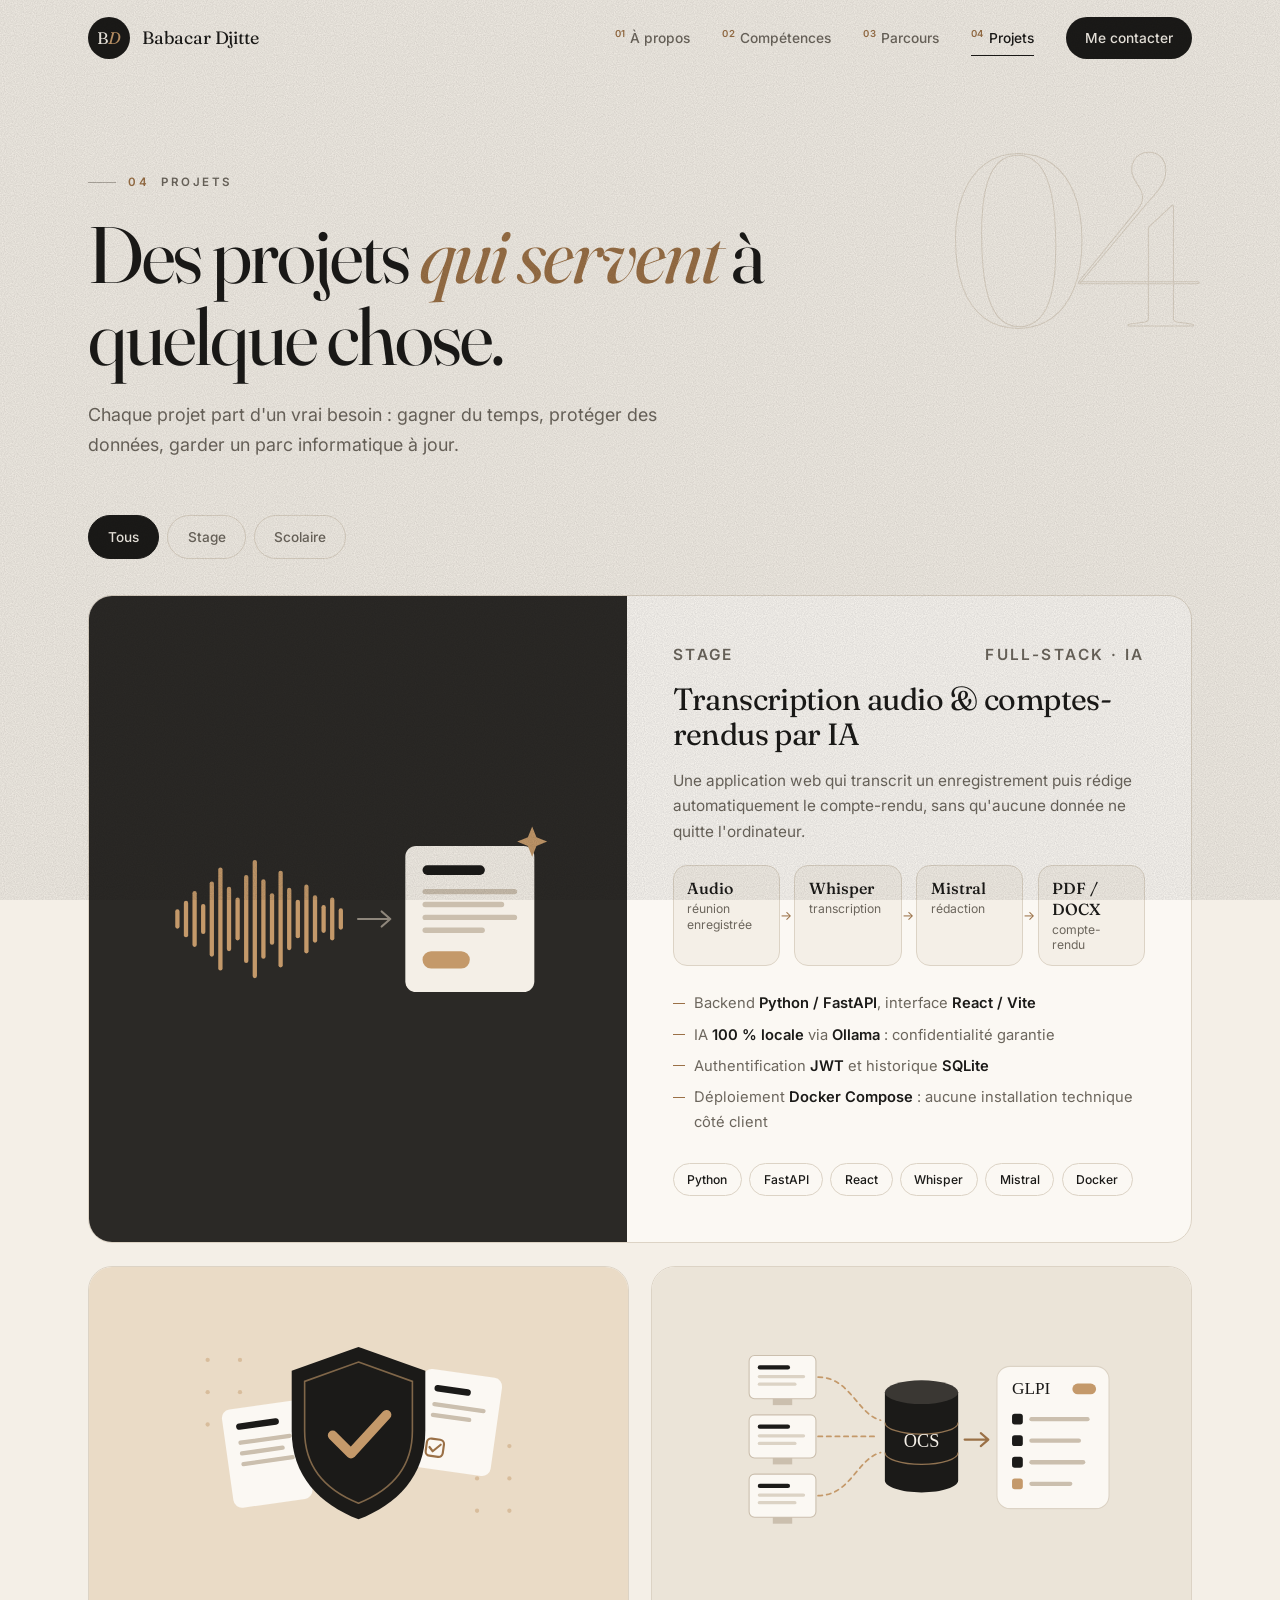
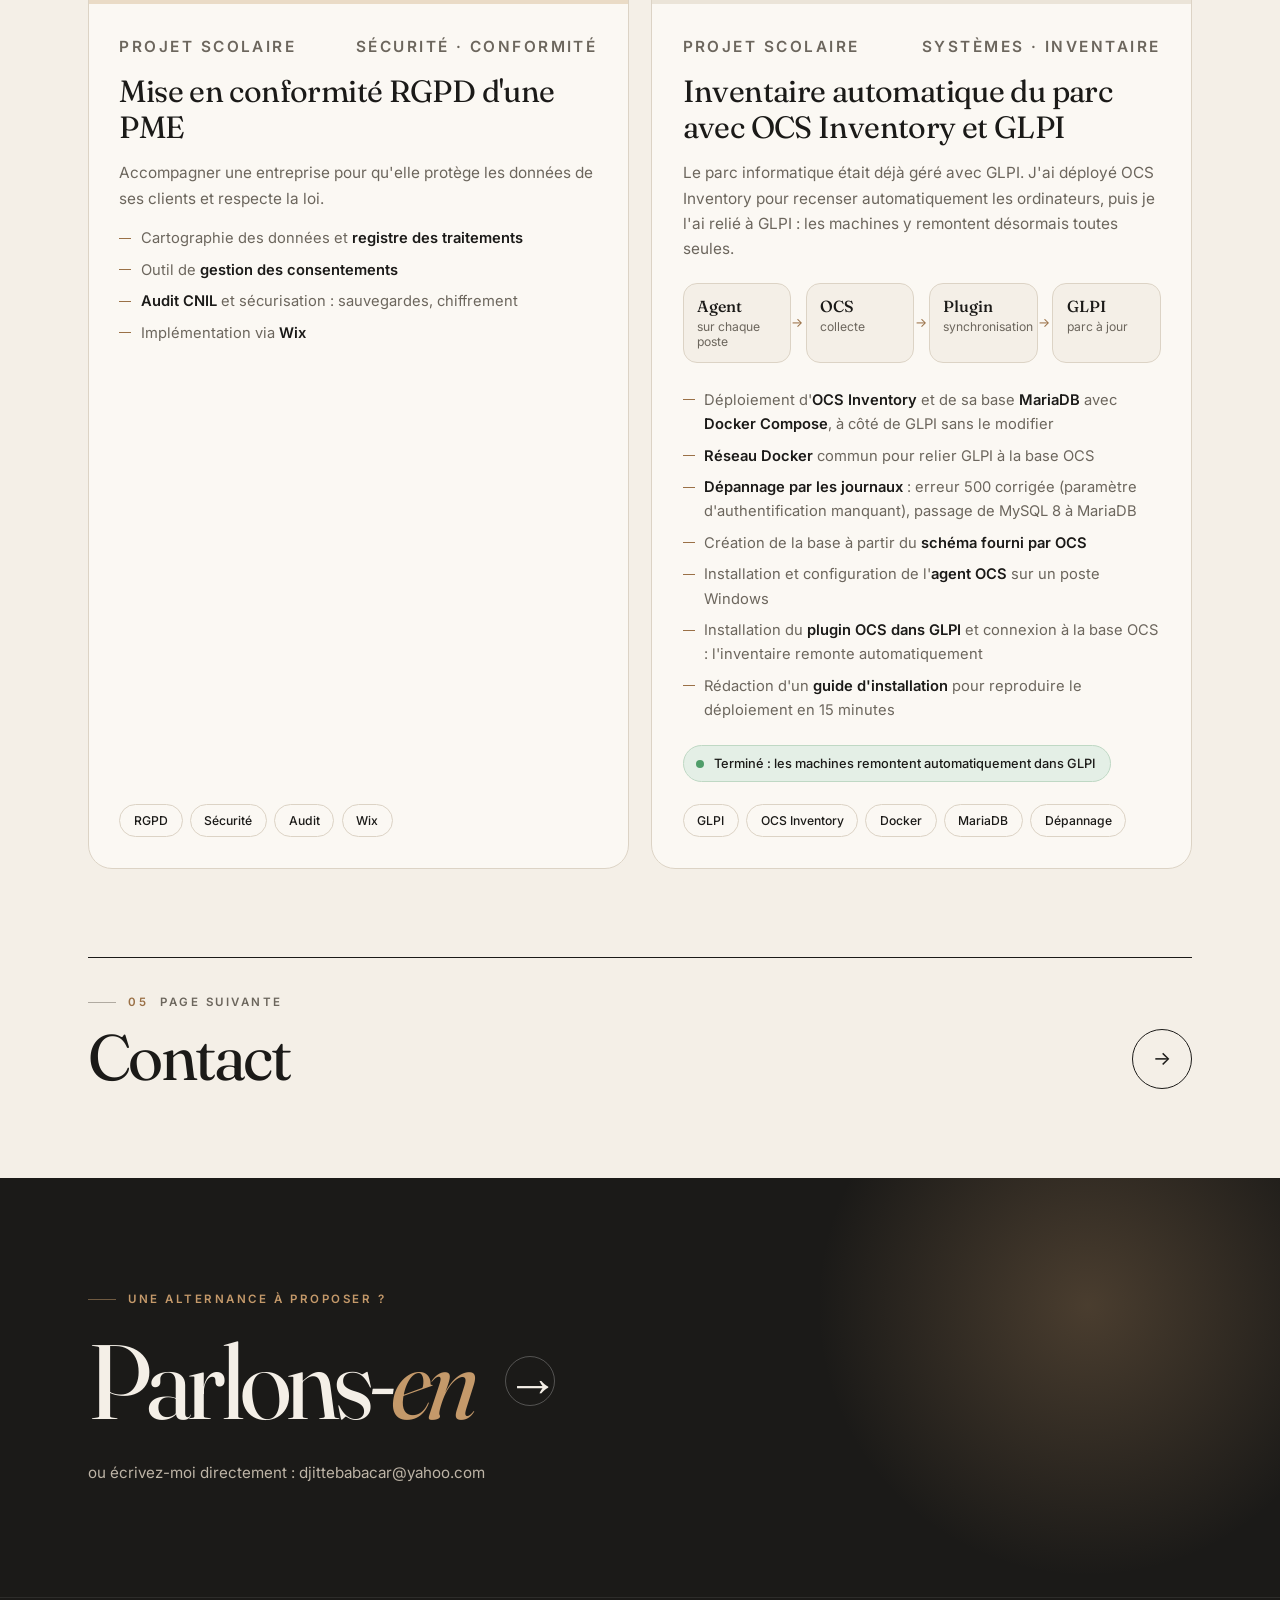
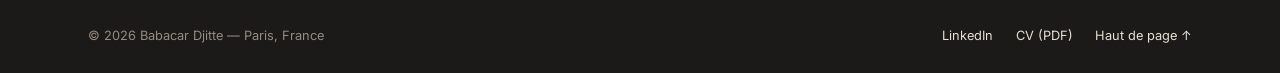
<file: projets.html>
<!doctype html>
<html lang="fr">
<head>
  <meta charset="utf-8">
  <meta name="viewport" content="width=device-width, initial-scale=1, viewport-fit=cover">
  <meta name="theme-color" content="#f4efe7">
  <title>Projets — Babacar Djitte</title>
  <meta name="description" content="Projets de Babacar Djitte : application d'IA 100 % locale, mise en conformité RGPD d'une PME, inventaire du parc avec OCS Inventory et GLPI.">
  <meta property="og:type" content="website">
  <meta property="og:site_name" content="Babacar Djitte — Portfolio">
  <meta property="og:title" content="Projets — Babacar Djitte">
  <meta property="og:description" content="Une IA 100 % locale, une mise en conformité RGPD et un inventaire de parc OCS + GLPI.">
  <meta property="og:url" content="https://babacardjitte38-cyber.github.io/projets.html">
  <meta property="og:image" content="https://babacardjitte38-cyber.github.io/og-image.png">
  <meta property="og:image:width" content="1200">
  <meta property="og:image:height" content="630">
  <meta name="twitter:card" content="summary_large_image">
  <link rel="icon" href="favicon.svg" type="image/svg+xml">
  <link rel="apple-touch-icon" href="apple-touch-icon.png">
  <link rel="preconnect" href="https://fonts.googleapis.com">
  <link rel="preconnect" href="https://fonts.gstatic.com" crossorigin>
  <link href="https://fonts.googleapis.com/css2?family=Fraunces:ital,opsz,wght@0,9..144,400;0,9..144,500;1,9..144,400&family=Inter:wght@400;500;600&display=swap" rel="stylesheet">
  <link rel="stylesheet" href="style.css">
  <script>document.documentElement.classList.add("js")</script>
</head>
<body>
  <div class="progress" aria-hidden="true"></div>

  <header class="nav">
    <div class="nav-inner wrap">
      <a href="index.html" class="brand">
        <span class="brand-mark">B<em>D</em></span>
        <span class="brand-name">Babacar Djitte</span>
      </a>
      <nav class="nav-links" id="menu" aria-label="Navigation principale">
        <a href="apropos.html"><sup>01</sup>À propos</a>
        <a href="competences.html"><sup>02</sup>Compétences</a>
        <a href="parcours.html"><sup>03</sup>Parcours</a>
        <a href="projets.html" aria-current="page"><sup>04</sup>Projets</a>
        <a href="contact.html" class="nav-cta">Me contacter</a>
      </nav>
      <button class="nav-toggle" aria-label="Ouvrir le menu" aria-expanded="false" aria-controls="menu"><span></span><span></span></button>
    </div>
  </header>

  <main>
    <section class="page-hero wrap">
      <span class="page-num" aria-hidden="true">04</span>
      <p class="kicker"><span>04</span> Projets</p>
      <h1 class="display">Des projets <em>qui servent</em> à quelque chose.</h1>
      <p class="lede">Chaque projet part d'un vrai besoin : gagner du temps, protéger des données, garder un parc informatique à jour.</p>
    </section>

    <section class="wrap">
      <div class="filters" role="group" aria-label="Filtrer les projets">
        <button class="active" data-filter="all">Tous</button>
        <button data-filter="stage">Stage</button>
        <button data-filter="ecole">Scolaire</button>
      </div>

      <div class="projects">
        <!-- ===== Projet 1 : IA ===== -->
        <article class="project featured reveal" data-cat="stage">
          <div class="project-visual v-dark">
            <svg viewBox="0 0 400 240" role="img" aria-label="Onde sonore transformée en compte-rendu écrit">
              <g fill="#c4996a">
                <rect x="30" y="111" width="4" height="18" rx="2"/><rect x="38" y="103" width="4" height="34" rx="2"/>
                <rect x="46" y="94" width="4" height="52" rx="2"/><rect x="54" y="106" width="4" height="28" rx="2"/>
                <rect x="62" y="85" width="4" height="70" rx="2"/><rect x="70" y="72" width="4" height="96" rx="2"/>
                <rect x="78" y="90" width="4" height="60" rx="2"/><rect x="86" y="100" width="4" height="40" rx="2"/>
                <rect x="94" y="79" width="4" height="82" rx="2"/><rect x="102" y="65" width="4" height="110" rx="2"/>
                <rect x="110" y="83" width="4" height="74" rx="2"/><rect x="118" y="96" width="4" height="48" rx="2"/>
                <rect x="126" y="75" width="4" height="90" rx="2"/><rect x="134" y="91" width="4" height="58" rx="2"/>
                <rect x="142" y="102" width="4" height="36" rx="2"/><rect x="150" y="88" width="4" height="64" rx="2"/>
                <rect x="158" y="98" width="4" height="44" rx="2"/><rect x="166" y="107" width="4" height="26" rx="2"/>
                <rect x="174" y="100" width="4" height="40" rx="2"/><rect x="182" y="110" width="4" height="20" rx="2"/>
              </g>
              <path d="M200 120h30m-8-7 8 7-8 7" fill="none" stroke="#8f877c" stroke-width="2" stroke-linecap="round" stroke-linejoin="round"/>
              <rect x="244" y="52" width="120" height="136" rx="10" fill="#f4efe7"/>
              <rect x="260" y="70" width="58" height="9" rx="4.5" fill="#1b1a18"/>
              <g fill="#cbbfae">
                <rect x="260" y="92" width="88" height="5" rx="2.5"/><rect x="260" y="104" width="76" height="5" rx="2.5"/>
                <rect x="260" y="116" width="88" height="5" rx="2.5"/><rect x="260" y="128" width="58" height="5" rx="2.5"/>
              </g>
              <rect x="260" y="150" width="44" height="16" rx="8" fill="#c4996a"/>
              <path d="M362 34l4 10 10 4-10 4-4 10-4-10-10-4 10-4z" fill="#c4996a"/>
            </svg>
          </div>
          <div class="project-body">
            <p class="project-meta"><span>Stage</span><span>Full-stack · IA</span></p>
            <h3>Transcription audio &amp; comptes-rendus par IA</h3>
            <p>Une application web qui transcrit un enregistrement puis rédige automatiquement le compte-rendu, sans qu'aucune donnée ne quitte l'ordinateur.</p>
            <ol class="flow" aria-label="Fonctionnement de l'application">
              <li><b>Audio</b>réunion enregistrée</li>
              <li><b>Whisper</b>transcription</li>
              <li><b>Mistral</b>rédaction</li>
              <li><b>PDF / DOCX</b>compte-rendu</li>
            </ol>
            <ul class="bullets">
              <li>Backend <strong>Python / FastAPI</strong>, interface <strong>React / Vite</strong></li>
              <li>IA <strong>100&nbsp;% locale</strong> via <strong>Ollama</strong> : confidentialité garantie</li>
              <li>Authentification <strong>JWT</strong> et historique <strong>SQLite</strong></li>
              <li>Déploiement <strong>Docker Compose</strong> : aucune installation technique côté client</li>
            </ul>
            <ul class="chips"><li>Python</li><li>FastAPI</li><li>React</li><li>Whisper</li><li>Mistral</li><li>Docker</li></ul>
          </div>
        </article>

        <!-- ===== Projet 2 : RGPD ===== -->
        <article class="project reveal" data-cat="ecole">
          <div class="project-visual v-sand">
            <svg viewBox="0 0 400 240" role="img" aria-label="Bouclier de protection des données">
              <g fill="#c4996a" opacity=".45">
                <circle cx="60" cy="50" r="2"/><circle cx="90" cy="50" r="2"/><circle cx="60" cy="80" r="2"/><circle cx="90" cy="80" r="2"/>
                <circle cx="60" cy="110" r="2"/><circle cx="90" cy="110" r="2"/><circle cx="310" cy="130" r="2"/><circle cx="340" cy="130" r="2"/>
                <circle cx="310" cy="160" r="2"/><circle cx="340" cy="160" r="2"/><circle cx="310" cy="190" r="2"/><circle cx="340" cy="190" r="2"/>
              </g>
              <g transform="rotate(-8 112 136)">
                <rect x="78" y="92" width="74" height="92" rx="8" fill="#fbf8f3"/>
                <rect x="90" y="106" width="40" height="6" rx="3" fill="#1b1a18"/>
                <rect x="90" y="122" width="50" height="4" rx="2" fill="#cbbfae"/><rect x="90" y="132" width="42" height="4" rx="2" fill="#cbbfae"/>
                <rect x="90" y="142" width="50" height="4" rx="2" fill="#cbbfae"/>
              </g>
              <g transform="rotate(8 290 110)">
                <rect x="254" y="62" width="74" height="92" rx="8" fill="#fbf8f3"/>
                <rect x="266" y="76" width="34" height="6" rx="3" fill="#1b1a18"/>
                <rect x="266" y="92" width="50" height="4" rx="2" fill="#cbbfae"/><rect x="266" y="102" width="38" height="4" rx="2" fill="#cbbfae"/>
                <rect x="266" y="126" width="16" height="16" rx="4" fill="none" stroke="#9a7046" stroke-width="2"/>
                <path d="M269 134l3.5 3.5 6.5-7" fill="none" stroke="#9a7046" stroke-width="2" stroke-linecap="round" stroke-linejoin="round"/>
              </g>
              <path d="M200 38 262 60v56c0 42-26 68-62 82-36-14-62-40-62-82V60z" fill="#1b1a18"/>
              <path d="M200 52 250 70v46c0 34-20 55-50 67-30-12-50-33-50-67V70z" fill="none" stroke="#c4996a" stroke-width="1.5" opacity=".6"/>
              <path d="M176 120l17 17 33-36" fill="none" stroke="#c4996a" stroke-width="9" stroke-linecap="round" stroke-linejoin="round"/>
            </svg>
          </div>
          <div class="project-body">
            <p class="project-meta"><span>Projet scolaire</span><span>Sécurité · Conformité</span></p>
            <h3>Mise en conformité RGPD d'une PME</h3>
            <p>Accompagner une entreprise pour qu'elle protège les données de ses clients et respecte la loi.</p>
            <ul class="bullets">
              <li>Cartographie des données et <strong>registre des traitements</strong></li>
              <li>Outil de <strong>gestion des consentements</strong></li>
              <li><strong>Audit CNIL</strong> et sécurisation : sauvegardes, chiffrement</li>
              <li>Implémentation via <strong>Wix</strong></li>
            </ul>
            <ul class="chips"><li>RGPD</li><li>Sécurité</li><li>Audit</li><li>Wix</li></ul>
          </div>
        </article>

        <!-- ===== Projet 3 : OCS Inventory + GLPI ===== -->
        <article class="project reveal" data-d="1" data-cat="ecole">
          <div class="project-visual v-paper">
            <svg viewBox="0 0 400 240" role="img" aria-label="Des ordinateurs envoient leur inventaire à OCS Inventory, qui le transmet à GLPI">
              <g fill="none" stroke="#c4996a" stroke-width="1.6" stroke-dasharray="4 4" stroke-linecap="round">
                <path d="M104 66C134 66 140 100 162 106"/><path d="M104 121h56"/><path d="M104 176C134 176 140 142 162 136"/>
              </g>
              <g>
                <rect x="40" y="46" width="62" height="40" rx="5" fill="#fbf8f3" stroke="#cbbfae"/><rect x="48" y="55" width="30" height="4" rx="2" fill="#1b1a18"/><rect x="48" y="64" width="44" height="3" rx="1.5" fill="#dcd3c5"/><rect x="48" y="71" width="36" height="3" rx="1.5" fill="#dcd3c5"/><rect x="62" y="86" width="18" height="6" fill="#cbbfae"/>
                <rect x="40" y="101" width="62" height="40" rx="5" fill="#fbf8f3" stroke="#cbbfae"/><rect x="48" y="110" width="30" height="4" rx="2" fill="#1b1a18"/><rect x="48" y="119" width="44" height="3" rx="1.5" fill="#dcd3c5"/><rect x="48" y="126" width="36" height="3" rx="1.5" fill="#dcd3c5"/><rect x="62" y="141" width="18" height="6" fill="#cbbfae"/>
                <rect x="40" y="156" width="62" height="40" rx="5" fill="#fbf8f3" stroke="#cbbfae"/><rect x="48" y="165" width="30" height="4" rx="2" fill="#1b1a18"/><rect x="48" y="174" width="44" height="3" rx="1.5" fill="#dcd3c5"/><rect x="48" y="181" width="36" height="3" rx="1.5" fill="#dcd3c5"/><rect x="62" y="196" width="18" height="6" fill="#cbbfae"/>
              </g>
              <path d="M166 80v82c0 6 15 11 34 11s34-5 34-11V80z" fill="#1b1a18"/>
              <ellipse cx="200" cy="80" rx="34" ry="11" fill="#3a3733"/>
              <path d="M166 108c0 6 15 11 34 11s34-5 34-11M166 136c0 6 15 11 34 11s34-5 34-11" fill="none" stroke="#c4996a" stroke-width="1.2" opacity=".7"/>
              <text x="200" y="131" text-anchor="middle" font-family="Georgia, serif" font-size="17" fill="#f4efe7">OCS</text>
              <path d="M240 124h22m-7-6 7 6-7 6" fill="none" stroke="#9a7046" stroke-width="2" stroke-linecap="round" stroke-linejoin="round"/>
              <rect x="270" y="56" width="104" height="132" rx="12" fill="#fbf8f3" stroke="#dcd3c5"/>
              <text x="284" y="82" font-family="Georgia, serif" font-size="16" fill="#1b1a18">GLPI</text>
              <rect x="340" y="72" width="22" height="10" rx="5" fill="#c4996a"/>
              <g fill="#cbbfae">
                <rect x="284" y="100" width="10" height="10" rx="2.5" fill="#1b1a18"/><rect x="300" y="103" width="56" height="4" rx="2"/>
                <rect x="284" y="120" width="10" height="10" rx="2.5" fill="#1b1a18"/><rect x="300" y="123" width="48" height="4" rx="2"/>
                <rect x="284" y="140" width="10" height="10" rx="2.5" fill="#1b1a18"/><rect x="300" y="143" width="52" height="4" rx="2"/>
                <rect x="284" y="160" width="10" height="10" rx="2.5" fill="#c4996a"/><rect x="300" y="163" width="40" height="4" rx="2"/>
              </g>
            </svg>
          </div>
          <div class="project-body">
            <p class="project-meta"><span>Projet scolaire</span><span>Systèmes · Inventaire</span></p>
            <h3>Inventaire automatique du parc avec OCS Inventory et GLPI</h3>
            <p>Le parc informatique était déjà géré avec GLPI. J'ai déployé OCS Inventory pour recenser automatiquement les ordinateurs, puis je l'ai relié à GLPI : les machines y remontent désormais toutes seules.</p>
            <ol class="flow" aria-label="Fonctionnement de l'inventaire">
              <li><b>Agent</b>sur chaque poste</li>
              <li><b>OCS</b>collecte</li>
              <li><b>Plugin</b>synchronisation</li>
              <li><b>GLPI</b>parc à jour</li>
            </ol>
            <ul class="bullets">
              <li>Déploiement d'<strong>OCS Inventory</strong> et de sa base <strong>MariaDB</strong> avec <strong>Docker Compose</strong>, à côté de GLPI sans le modifier</li>
              <li><strong>Réseau Docker</strong> commun pour relier GLPI à la base OCS</li>
              <li><strong>Dépannage par les journaux</strong> : erreur 500 corrigée (paramètre d'authentification manquant), passage de MySQL 8 à MariaDB</li>
              <li>Création de la base à partir du <strong>schéma fourni par OCS</strong></li>
              <li>Installation et configuration de l'<strong>agent OCS</strong> sur un poste Windows</li>
              <li>Installation du <strong>plugin OCS dans GLPI</strong> et connexion à la base OCS : l'inventaire remonte automatiquement</li>
              <li>Rédaction d'un <strong>guide d'installation</strong> pour reproduire le déploiement en 15 minutes</li>
            </ul>
            <p class="status status-done"><span class="dot"></span>Terminé : les machines remontent automatiquement dans GLPI</p>
            <ul class="chips"><li>GLPI</li><li>OCS Inventory</li><li>Docker</li><li>MariaDB</li><li>Dépannage</li></ul>
          </div>
        </article>
      </div>

      <a class="next reveal" href="contact.html">
        <span><span class="kicker"><span>05</span> Page suivante</span><span class="next-title">Contact</span></span>
        <i>→</i>
      </a>
    </section>
  </main>

  <section class="cta-band">
    <div class="wrap">
      <p class="kicker">Une alternance à proposer ?</p>
      <a href="contact.html" class="cta-big"><span>Parlons-<em>en</em></span> <i>→</i></a>
      <p class="mail">ou écrivez-moi directement : <a class="u" href="mailto:djittebabacar@yahoo.com">djittebabacar@yahoo.com</a></p>
    </div>
  </section>

  <footer class="footer">
    <div class="wrap">
      <p>© <span id="year"></span> Babacar Djitte — Paris, France</p>
      <nav aria-label="Liens"><a class="u" href="https://www.linkedin.com/in/babacar-djitte-8b0a7b388/" target="_blank" rel="noopener">LinkedIn</a><a class="u" href="cv.pdf" download="CV_Babacar_Djitte.pdf">CV (PDF)</a><a class="u" href="#" data-top>Haut de page ↑</a></nav>
    </div>
  </footer>
  <script src="script.js"></script>
</body>
</html>
</file>
<file: style.css>
/* =========================================================
   Portfolio — Babacar Djitte
   Direction artistique : magazine éditorial haut de gamme
   Serif « Fraunces » + « Inter », papier crème, encre, sable
   ========================================================= */

:root {
  --paper: #f4efe7;
  --paper-2: #ebe4d8;
  --card: #fbf8f3;
  --ink: #1b1a18;
  --ink-2: #2b2926;
  --muted: #6c665d;
  --line: #dcd3c5;
  --sand: #c4996a;
  --sand-deep: #9a7046;
  --sand-soft: #eadbc6;
  --green: #4f9d69;

  --serif: "Fraunces", Georgia, "Times New Roman", serif;
  --sans: "Inter", system-ui, -apple-system, "Segoe UI", sans-serif;
  --wrap: 1200px;
  --gutter: clamp(1.25rem, 4vw, 3rem);
  --ease: cubic-bezier(.2, .7, .1, 1);
}

/* ---------- Base ---------- */
*, *::before, *::after { box-sizing: border-box; margin: 0; padding: 0; }
html { scroll-behavior: smooth; -webkit-text-size-adjust: 100%; }
body {
  background: var(--paper);
  color: var(--ink);
  font-family: var(--sans);
  font-size: 1rem;
  line-height: 1.65;
  -webkit-font-smoothing: antialiased;
  overflow-x: hidden;
  display: flex; flex-direction: column; min-height: 100vh;
}
/* grain de papier */
body::before {
  content: ""; position: fixed; inset: 0; z-index: 100; pointer-events: none;
  opacity: .28; mix-blend-mode: multiply;
  background-image: url("data:image/svg+xml,%3Csvg xmlns='http://www.w3.org/2000/svg' width='160' height='160'%3E%3Cfilter id='n'%3E%3CfeTurbulence type='fractalNoise' baseFrequency='.9' numOctaves='2' stitchTiles='stitch'/%3E%3CfeColorMatrix values='0 0 0 0 0 0 0 0 0 0 0 0 0 0 0 0 0 0 .5 0'/%3E%3C/filter%3E%3Crect width='100%25' height='100%25' filter='url(%23n)'/%3E%3C/svg%3E");
}
main { flex: 1; animation: pagein .7s var(--ease) both; }
body.leaving main { opacity: 0; transform: translateY(-8px); transition: opacity .25s, transform .25s; }
@keyframes pagein { from { opacity: 0; transform: translateY(10px); } to { opacity: 1; transform: none; } }

a { color: inherit; text-decoration: none; }
ul, ol { list-style: none; }
img, svg { display: block; max-width: 100%; }
em { font-style: italic; }
strong { font-weight: 600; }
::selection { background: var(--sand); color: #fff; }
a, button { -webkit-tap-highlight-color: transparent; }
:focus-visible { outline: 2px solid var(--sand-deep); outline-offset: 3px; border-radius: 4px; }
body.menu-open { overflow: hidden; }

.wrap { width: 100%; max-width: var(--wrap); margin-inline: auto; padding-inline: var(--gutter); }
.section { padding-block: clamp(4rem, 9vw, 7.5rem); }

/* ---------- Typographie ---------- */
.kicker {
  display: flex; align-items: center; gap: .75rem;
  font-size: .72rem; font-weight: 600; letter-spacing: .22em; text-transform: uppercase;
  color: var(--muted);
}
.kicker::before { content: ""; width: 28px; height: 1px; background: currentColor; opacity: .5; }
.kicker span { color: var(--sand-deep); }
.display {
  font-family: var(--serif); font-weight: 400;
  font-size: clamp(2.5rem, 6.4vw, 5rem);
  line-height: 1.03; letter-spacing: -.025em;
  font-variation-settings: "opsz" 144;
}
.display-sm {
  font-family: var(--serif); font-weight: 400;
  font-size: clamp(1.9rem, 3.8vw, 3rem);
  line-height: 1.08; letter-spacing: -.02em;
  font-variation-settings: "opsz" 144;
}
.display em, .display-sm em { color: var(--sand-deep); }
.lede { font-size: clamp(1.02rem, 1.4vw, 1.18rem); color: var(--muted); max-width: 620px; }

/* ---------- Boutons & liens ---------- */
.btn {
  display: inline-flex; align-items: center; justify-content: center; gap: .7rem;
  padding: 1rem 1.6rem; border-radius: 999px;
  background: var(--ink); color: var(--paper); border: 1px solid var(--ink);
  font-size: .88rem; font-weight: 600; letter-spacing: .01em;
  transition: background .3s, color .3s, border-color .3s;
}
.btn i { font-style: normal; transition: transform .35s var(--ease); }
.btn:hover { background: var(--sand-deep); border-color: var(--sand-deep); color: #fff; }
.btn:hover i { transform: translateX(4px); }
.btn-line { background: transparent; color: var(--ink); }
.btn-line:hover { background: var(--ink); border-color: var(--ink); }
.btn-light { background: var(--paper); color: var(--ink); border-color: var(--paper); }
.btn-light:hover { background: var(--sand); border-color: var(--sand); color: var(--ink); }

.u {
  background: linear-gradient(currentColor, currentColor) 0 100% / 0 1px no-repeat;
  transition: background-size .4s var(--ease);
}
.u:hover { background-size: 100% 1px; }

/* ---------- Barre de progression ---------- */
.progress {
  position: fixed; top: 0; left: 0; z-index: 60;
  width: 100%; height: 2px; background: var(--sand-deep);
  transform-origin: 0 50%; transform: scaleX(0);
}

/* ---------- Navigation ---------- */
.nav {
  position: sticky; top: 0; z-index: 50;
  border-bottom: 1px solid transparent;
  transition: background .3s, border-color .3s;
}
.nav.scrolled {
  background: rgba(244, 239, 231, .86);
  -webkit-backdrop-filter: blur(14px); backdrop-filter: blur(14px);
  border-color: var(--line);
}
.nav-inner { display: flex; align-items: center; justify-content: space-between; gap: 2rem; height: 76px; }
.brand { display: flex; align-items: center; gap: .75rem; position: relative; z-index: 2; }
.brand-mark {
  width: 42px; height: 42px; border-radius: 50%;
  display: flex; align-items: center; justify-content: center; line-height: 1;
  background: var(--ink); color: var(--paper);
  font-family: var(--serif); font-size: 1.05rem; letter-spacing: -.02em;
  transition: transform .5s var(--ease);
}
.brand-mark em { color: var(--sand); }
.brand:hover .brand-mark { transform: rotate(-12deg); }
.brand-name { font-family: var(--serif); font-size: 1.12rem; letter-spacing: -.01em; }

.nav-links { display: flex; align-items: center; gap: 2rem; }
.nav-links a {
  position: relative; padding: .4rem 0;
  font-size: .86rem; font-weight: 500; color: var(--muted);
  transition: color .2s;
}
.nav-links a sup { font-size: .6rem; font-weight: 600; color: var(--sand-deep); margin-right: .3rem; letter-spacing: .05em; }
.nav-links a::after {
  content: ""; position: absolute; left: 0; right: 0; bottom: 0; height: 1px; background: var(--ink);
  transform: scaleX(0); transform-origin: right; transition: transform .4s var(--ease);
}
.nav-links a:hover, .nav-links a[aria-current="page"] { color: var(--ink); }
.nav-links a:hover::after, .nav-links a[aria-current="page"]::after { transform: scaleX(1); transform-origin: left; }
.nav-links .nav-cta { padding: .62rem 1.2rem; border-radius: 999px; background: var(--ink); color: var(--paper); }
.nav-links .nav-cta::after { display: none; }
.nav-links .nav-cta:hover, .nav-links .nav-cta[aria-current="page"] { background: var(--sand-deep); color: #fff; }

.nav-toggle {
  display: none; position: relative; z-index: 2;
  width: 46px; height: 46px; border-radius: 50%;
  border: 1px solid var(--line); background: var(--card); cursor: pointer;
}
.nav-toggle span { position: absolute; left: 13px; width: 18px; height: 1.5px; background: var(--ink); transition: transform .35s var(--ease), top .35s var(--ease), background .3s; }
.nav-toggle span:first-child { top: 18px; }
.nav-toggle span:last-child { top: 26px; }
.nav-toggle[aria-expanded="true"] span:first-child { top: 22px; transform: rotate(45deg); }
.nav-toggle[aria-expanded="true"] span:last-child { top: 22px; transform: rotate(-45deg); }

/* ---------- Accueil : hero ---------- */
.hero {
  display: grid; grid-template-columns: 1.25fr 1fr; align-items: center;
  gap: clamp(2rem, 6vw, 5.5rem);
  padding-top: clamp(2rem, 6vw, 4.5rem); padding-bottom: clamp(3.5rem, 8vw, 6.5rem);
}
.badge {
  display: inline-flex; align-items: center; gap: .6rem;
  padding: .45rem 1rem .45rem .8rem; margin-bottom: 2rem;
  border: 1px solid var(--line); border-radius: 999px; background: var(--card);
  font-size: .78rem; font-weight: 500;
}
.dot { width: 8px; height: 8px; border-radius: 50%; background: var(--green); animation: pulse 2.2s infinite; }
@keyframes pulse {
  0% { box-shadow: 0 0 0 0 rgba(79, 157, 105, .5); }
  70%, 100% { box-shadow: 0 0 0 9px rgba(79, 157, 105, 0); }
}
.hero-title {
  font-family: var(--serif); font-weight: 400;
  font-size: clamp(3.6rem, 10.5vw, 8.4rem);
  line-height: .92; letter-spacing: -.05em;
  font-variation-settings: "opsz" 144;
  margin: 1.2rem 0 1.8rem;
}
.hero-title .line { display: block; overflow: hidden; padding-bottom: .06em; }
.hero-title .line > span { display: inline-block; animation: rise 1.1s var(--ease) both; }
.hero-title .line:nth-child(2) { padding-left: .9em; }
.hero-title .line:nth-child(2) > span { animation-delay: .12s; }
.hero-title em { color: var(--sand-deep); }
@keyframes rise { from { transform: translateY(105%); } to { transform: none; } }
.hero-role { font-size: clamp(1.05rem, 1.6vw, 1.25rem); color: var(--muted); max-width: 520px; margin-bottom: 2.3rem; min-height: 3.3em; }
.typed { color: var(--ink); font-weight: 500; }
.cursor { display: inline-block; width: 2px; height: 1.05em; margin-left: 3px; vertical-align: -.15em; background: var(--sand-deep); animation: blink 1s steps(1) infinite; }
@keyframes blink { 50% { opacity: 0; } }
.hero-cta { display: flex; flex-wrap: wrap; gap: .8rem; }

.hero-visual { position: relative; animation: fadeup 1.2s .25s var(--ease) both; }
@keyframes fadeup { from { opacity: 0; transform: translateY(30px); } to { opacity: 1; transform: none; } }
.portrait {
  position: relative; overflow: hidden;
  aspect-ratio: 4 / 5; border-radius: 240px 240px 20px 20px;
  display: grid; place-items: center;
  background: radial-gradient(120% 80% at 30% 10%, #4a4540 0, var(--ink-2) 55%, #141312 100%);
  box-shadow: 0 50px 90px -45px rgba(40, 30, 20, .6);
}
.portrait img { position: absolute; inset: 0; width: 100%; height: 100%; object-fit: cover; filter: grayscale(1) contrast(1.05); }
.portrait-grid {
  position: absolute; inset: 0;
  background-image: linear-gradient(rgba(255,255,255,.07) 1px, transparent 1px), linear-gradient(90deg, rgba(255,255,255,.07) 1px, transparent 1px);
  background-size: 34px 34px;
  -webkit-mask-image: radial-gradient(circle at 50% 45%, #000 25%, transparent 72%);
  mask-image: radial-gradient(circle at 50% 45%, #000 25%, transparent 72%);
}
.portrait-mono {
  position: relative; z-index: 1;
  font-family: var(--serif); font-size: clamp(5rem, 11vw, 8.5rem); line-height: 1; letter-spacing: -.06em;
  color: var(--paper);
}
.portrait-mono em { color: var(--sand); }
.hero-visual figcaption {
  display: flex; justify-content: space-between; gap: 1rem; margin-top: 1rem;
  font-size: .7rem; font-weight: 600; letter-spacing: .16em; text-transform: uppercase; color: var(--muted);
}
.stamp {
  position: absolute; left: -48px; bottom: 80px; z-index: 2;
  width: 132px; height: 132px; border-radius: 50%;
  display: grid; place-items: center;
  background: var(--sand); color: var(--ink);
  box-shadow: 0 22px 40px -22px rgba(0, 0, 0, .5);
  transition: transform .5s var(--ease);
}
.stamp:hover { transform: scale(1.06); }
.stamp svg { position: absolute; inset: 0; width: 100%; height: 100%; animation: spin 20s linear infinite; }
.stamp text { font-family: var(--sans); font-size: 10px; font-weight: 600; letter-spacing: .5px; text-transform: uppercase; fill: var(--ink); }
.stamp b { font-family: var(--serif); font-weight: 400; font-size: 2rem; line-height: 1; transition: transform .4s var(--ease); }
.stamp:hover b { transform: rotate(-45deg); }
@keyframes spin { to { transform: rotate(360deg); } }

/* ---------- Bandeau défilant ---------- */
.marquee { overflow: hidden; border-block: 1px solid var(--line); background: var(--paper-2); padding: 1.3rem 0; }
.marquee-track { display: flex; width: max-content; animation: marquee 36s linear infinite; }
.marquee:hover .marquee-track { animation-play-state: paused; }
.marquee-track span {
  display: flex; align-items: center; gap: 2.4rem; padding-right: 2.4rem;
  font-family: var(--serif); font-size: clamp(1.4rem, 3vw, 2.2rem); letter-spacing: -.02em; white-space: nowrap;
}
.marquee-track em { color: var(--sand-deep); }
.marquee-track i { font-style: normal; font-size: .6em; color: var(--sand); }
@keyframes marquee { to { transform: translateX(-50%); } }

/* ---------- En-têtes de section ---------- */
.section-head { display: grid; grid-template-columns: 1fr 1.5fr; align-items: end; gap: 2rem; margin-bottom: clamp(2rem, 5vw, 3.5rem); }
.section-head .lede { justify-self: end; }

/* ---------- Sommaire (accueil) ---------- */
.toc-list { border-top: 1px solid var(--ink); }
.toc-list a {
  position: relative; isolation: isolate;
  display: grid; grid-template-columns: 70px 1fr 1.2fr 48px; align-items: center; gap: 1.5rem;
  padding: 1.7rem .5rem; border-bottom: 1px solid var(--line);
  transition: color .45s var(--ease), padding .45s var(--ease);
}
.toc-list a::before {
  content: ""; position: absolute; inset: 0; z-index: -1; background: var(--ink);
  transform: scaleY(0); transform-origin: bottom; transition: transform .5s var(--ease);
}
.toc-list a:hover { color: var(--paper); padding-inline: 1.6rem; }
.toc-list a:hover::before { transform: scaleY(1); }
.toc-num { font-size: .78rem; font-weight: 600; letter-spacing: .12em; color: var(--sand-deep); }
.toc-title { font-family: var(--serif); font-size: clamp(1.7rem, 3.4vw, 2.7rem); line-height: 1.1; letter-spacing: -.025em; }
.toc-desc { font-size: .95rem; color: var(--muted); transition: color .45s; }
.toc-list a:hover .toc-desc { color: #bdb4a6; }
.toc-arrow {
  justify-self: end; display: grid; place-items: center;
  width: 44px; height: 44px; border-radius: 50%; border: 1px solid currentColor;
  font-size: 1rem; transition: transform .45s var(--ease), background .3s, color .3s, border-color .3s;
}
.toc-list a:hover .toc-arrow { transform: rotate(-45deg); background: var(--sand); color: var(--ink); border-color: var(--sand); }

/* ---------- Projet à la une (accueil) ---------- */
.feature-card {
  display: grid; grid-template-columns: 1.1fr 1fr; overflow: hidden;
  border-radius: 26px; background: var(--ink-2); color: var(--paper);
  transition: transform .6s var(--ease);
}
.feature-visual { display: grid; place-items: center; min-height: 360px; padding: 2rem; background: #23211e; }
.feature-visual svg { width: 86%; transition: transform .8s var(--ease); }
.feature-card:hover .feature-visual svg { transform: scale(1.05); }
.feature-body { display: flex; flex-direction: column; justify-content: center; gap: 1.2rem; padding: clamp(2rem, 4vw, 3.5rem); }
.feature-body .kicker { color: var(--sand); }
.feature-body h3 { font-family: var(--serif); font-weight: 400; font-size: clamp(1.9rem, 3vw, 2.6rem); line-height: 1.1; letter-spacing: -.025em; }
.feature-body p { color: #bdb4a6; }
.feature-body .btn { align-self: flex-start; margin-top: .4rem; }

/* ---------- Pastilles ---------- */
.chips { display: flex; flex-wrap: wrap; gap: .45rem; }
.chips li {
  padding: .36rem .85rem; border-radius: 999px;
  border: 1px solid var(--line); background: var(--card);
  font-size: .76rem; font-weight: 500; color: var(--ink);
}
.on-dark .chips li { border-color: rgba(255, 255, 255, .16); background: transparent; color: #e7dfd3; }

/* ---------- En-tête des pages intérieures ---------- */
.page-hero { position: relative; padding-top: clamp(3rem, 8vw, 6rem); padding-bottom: clamp(2rem, 5vw, 3.5rem); }
.page-hero .display { margin: 1.3rem 0 1.4rem; max-width: 17ch; }
.page-num {
  position: absolute; right: var(--gutter); top: clamp(1rem, 4vw, 2.5rem); z-index: -1;
  font-family: var(--serif); font-size: clamp(7rem, 19vw, 16rem); line-height: 1; letter-spacing: -.06em;
  color: transparent; -webkit-text-stroke: 1px var(--line); pointer-events: none;
}

/* ---------- À propos ---------- */
.about-grid { display: grid; grid-template-columns: 1fr 1.3fr; align-items: start; gap: clamp(2rem, 6vw, 6rem); }
.about-photo { position: sticky; top: 110px; }
.about-photo .portrait { border-radius: 20px 20px 200px 20px; }
.about-photo figcaption { margin-top: .9rem; font-size: .72rem; letter-spacing: .16em; text-transform: uppercase; color: var(--muted); }
.pullquote {
  position: relative; padding-top: 2.8rem; margin-bottom: 2.2rem;
  font-family: var(--serif); font-size: clamp(1.6rem, 3vw, 2.35rem); line-height: 1.25; letter-spacing: -.02em;
}
.pullquote::before { content: "\201C"; position: absolute; top: -1.4rem; left: -.15rem; font-size: 6rem; line-height: 1; color: var(--sand); }
.pullquote em { color: var(--sand-deep); }
.prose p { color: var(--muted); font-size: 1.03rem; margin-bottom: 1.15rem; }
.prose strong { color: var(--ink); }
.stats { display: grid; grid-template-columns: repeat(3, 1fr); margin-top: 2.6rem; border-top: 1px solid var(--ink); }
.stats div { padding: 1.4rem 1rem 0 0; }
.stats strong {
  display: block; font-family: var(--serif); font-weight: 400;
  font-size: clamp(2.6rem, 5vw, 3.8rem); line-height: 1; letter-spacing: -.04em;
}
.stats strong sup { font-size: .4em; vertical-align: top; position: relative; top: .35em; color: var(--sand-deep); }
.stats span { display: block; margin-top: .55rem; font-size: .8rem; line-height: 1.4; color: var(--muted); }

/* ---------- Compétences ---------- */
.skills {
  display: grid; grid-template-columns: repeat(2, 1fr); gap: 1px;
  background: var(--line); border: 1px solid var(--line); border-radius: 22px; overflow: hidden;
}
.skill { display: flex; flex-direction: column; gap: 1rem; padding: clamp(1.6rem, 3.2vw, 2.6rem); background: var(--card); transition: background .4s; }
.skill:hover { background: #fffdf9; }
.skill-top { display: flex; justify-content: space-between; align-items: flex-start; }
.skill-icon {
  display: grid; place-items: center; width: 54px; height: 54px; border-radius: 16px;
  background: var(--sand-soft); color: var(--sand-deep);
  transition: transform .5s var(--ease), background .3s, color .3s;
}
.skill:hover .skill-icon { transform: rotate(-8deg) scale(1.05); background: var(--ink); color: var(--sand); }
.skill-icon svg { width: 26px; height: 26px; }
.skill-num { font-size: .74rem; font-weight: 600; letter-spacing: .14em; color: var(--muted); }
.skill h3 { font-family: var(--serif); font-weight: 400; font-size: 1.75rem; line-height: 1.15; letter-spacing: -.02em; margin-top: .6rem; }
.skill p { color: var(--muted); font-size: .95rem; }

/* ---------- Parcours ---------- */
.timeline { border-top: 1px solid var(--ink); }
.timeline > li { display: grid; grid-template-columns: 240px 1fr; gap: 2rem; padding: 2.6rem 0; border-bottom: 1px solid var(--line); }
.tl-date { font-family: var(--serif); font-size: clamp(1.7rem, 3vw, 2.3rem); line-height: 1.05; letter-spacing: -.03em; }
.tl-date small { display: block; margin-top: .6rem; font-family: var(--sans); font-size: .7rem; font-weight: 600; letter-spacing: .18em; text-transform: uppercase; color: var(--sand-deep); }
.tl-body h3 { font-family: var(--serif); font-weight: 400; font-size: clamp(1.45rem, 2.5vw, 2rem); line-height: 1.2; letter-spacing: -.02em; margin-bottom: .35rem; }
.tl-where { font-weight: 500; margin-bottom: .9rem; }
.tl-body p { color: var(--muted); }
.tl-body .chips { margin-top: 1.2rem; }

/* ---------- Projets ---------- */
.filters { display: flex; flex-wrap: wrap; gap: .5rem; margin-bottom: 2.2rem; }
.filters button {
  padding: .62rem 1.2rem; border-radius: 999px; cursor: pointer;
  border: 1px solid var(--line); background: transparent; color: var(--muted);
  font: inherit; font-size: .85rem; font-weight: 500; transition: .25s;
}
.filters button:hover { color: var(--ink); border-color: var(--ink); }
.filters button.active { background: var(--ink); border-color: var(--ink); color: var(--paper); }
.projects { display: grid; grid-template-columns: repeat(2, 1fr); gap: 1.4rem; }
.project {
  display: flex; flex-direction: column; overflow: hidden;
  border: 1px solid var(--line); border-radius: 24px; background: var(--card);
  transition: transform .55s var(--ease), box-shadow .55s var(--ease);
}
.project:hover { transform: translateY(-6px); box-shadow: 0 34px 60px -38px rgba(40, 30, 20, .5); }
.project.hidden { display: none; }
.project-visual { position: relative; display: grid; place-items: center; aspect-ratio: 16 / 10; overflow: hidden; }
.project-visual svg { width: 80%; transition: transform .8s var(--ease); }
.project:hover .project-visual svg { transform: scale(1.05); }
.v-dark { background: var(--ink-2); }
.v-sand { background: var(--sand-soft); }
.v-paper { background: var(--paper-2); }
.project-body { display: flex; flex-direction: column; gap: .95rem; flex: 1; padding: 1.9rem; }
.project-meta { display: flex; justify-content: space-between; gap: 1rem; font-size: .7rem; font-weight: 600; letter-spacing: .16em; text-transform: uppercase; color: var(--sand-deep); }
.project-meta span:last-child { color: var(--muted); }
.project h3 { font-family: var(--serif); font-weight: 400; font-size: clamp(1.55rem, 2.4vw, 2rem); line-height: 1.15; letter-spacing: -.02em; }
.project p { color: var(--muted); font-size: .96rem; }
.bullets li { position: relative; padding-left: 1.35rem; margin-bottom: .45rem; color: var(--muted); font-size: .92rem; }
.bullets li::before { content: ""; position: absolute; left: 0; top: .78em; width: .75rem; height: 1px; background: var(--sand-deep); }
.bullets strong { color: var(--ink); }
.project .chips { margin-top: auto; padding-top: .4rem; }
.project.featured { grid-column: 1 / -1; display: grid; grid-template-columns: 1fr 1.05fr; }
.project.featured .project-visual { aspect-ratio: auto; min-height: 100%; }
.project.featured .project-body { padding: clamp(1.9rem, 3.6vw, 3.2rem); }

.flow { display: flex; flex-wrap: wrap; gap: .9rem; margin: .4rem 0 .6rem; }
.flow li {
  position: relative; flex: 1 1 0; min-width: 0;
  padding: .75rem .85rem; border: 1px solid var(--line); border-radius: 14px; background: var(--paper);
  font-size: .76rem; line-height: 1.3; color: var(--muted);
}
.flow li b { display: block; margin-bottom: .1rem; font-family: var(--serif); font-weight: 500; font-size: 1rem; color: var(--ink); }
.flow li:not(:last-child)::after {
  content: "→"; position: absolute; right: -.82rem; top: 50%; transform: translateY(-50%);
  font-size: .8rem; color: var(--sand-deep);
}

/* ---------- Contact ---------- */
.mail-big {
  display: inline-flex; align-items: center; gap: .35em; margin-top: 1rem;
  font-family: var(--serif); font-size: clamp(1.5rem, 4.6vw, 3.4rem); letter-spacing: -.03em; line-height: 1.2;
  border-bottom: 1px solid var(--ink); overflow-wrap: anywhere; transition: color .3s, border-color .3s;
}
.mail-big i { font-style: normal; font-size: .6em; transition: transform .4s var(--ease); }
.mail-big:hover { color: var(--sand-deep); border-color: var(--sand-deep); }
.mail-big:hover i { transform: rotate(-45deg); }
.contact-grid {
  display: grid; grid-template-columns: repeat(3, 1fr); gap: 1px; margin-top: 3rem;
  background: var(--line); border: 1px solid var(--line); border-radius: 22px; overflow: hidden;
}
.contact-item { display: flex; flex-direction: column; gap: .5rem; padding: 1.8rem; background: var(--card); transition: background .3s; }
a.contact-item:hover { background: #fffdf9; }
.contact-item b { font-family: var(--serif); font-weight: 400; font-size: 1.45rem; letter-spacing: -.015em; display: flex; justify-content: space-between; align-items: center; }
.contact-item b i { font-style: normal; font-size: .9rem; color: var(--sand-deep); transition: transform .4s var(--ease); }
a.contact-item:hover b i { transform: rotate(-45deg); }
.contact-item small { color: var(--muted); font-size: .85rem; }
.qr-band {
  display: grid; grid-template-columns: 1.2fr auto auto; align-items: center; gap: 2rem;
  margin-top: 1.4rem; padding: clamp(1.8rem, 4vw, 2.8rem);
  border-radius: 22px; background: var(--ink-2); color: var(--paper);
}
.qr-band h2 { font-family: var(--serif); font-weight: 400; font-size: clamp(1.5rem, 2.6vw, 2rem); line-height: 1.15; letter-spacing: -.02em; margin: .8rem 0 .5rem; }
.qr-band h2 em { color: var(--sand); }
.qr-band p { color: #bdb4a6; font-size: .92rem; }
.qr-band .kicker { color: var(--sand); }
.qr-band figure { display: grid; gap: .6rem; justify-items: center; }
.qr-band img { width: 150px; border-radius: 10px; }
.qr-band figcaption a { font-size: .72rem; font-weight: 600; letter-spacing: .16em; text-transform: uppercase; color: var(--sand); }

/* ---------- Page suivante ---------- */
.next {
  display: flex; justify-content: space-between; align-items: flex-end; gap: 1rem;
  margin-top: clamp(3rem, 7vw, 5.5rem); padding-top: 2.2rem; border-top: 1px solid var(--ink);
}
.next .kicker { margin-bottom: .8rem; }
.next-title { display: block; font-family: var(--serif); font-size: clamp(2.2rem, 5.6vw, 4rem); line-height: 1; letter-spacing: -.04em; transition: color .3s; }
.next i {
  flex: none; display: grid; place-items: center; width: 60px; height: 60px; border-radius: 50%;
  border: 1px solid var(--ink); font-style: normal; font-size: 1.2rem;
  transition: transform .45s var(--ease), background .3s, color .3s;
}
.next:hover .next-title { color: var(--sand-deep); }
.next:hover i { transform: rotate(-45deg); background: var(--ink); color: var(--paper); }

/* ---------- Bandeau « Parlons-en » ---------- */
.cta-band { position: relative; overflow: hidden; margin-top: clamp(3rem, 7vw, 6rem); padding-block: clamp(4rem, 9vw, 7rem); background: var(--ink); color: var(--paper); }
.cta-band::after {
  content: ""; position: absolute; right: -8%; top: -40%; width: 46vw; max-width: 620px; aspect-ratio: 1; border-radius: 50%;
  background: radial-gradient(circle, rgba(196, 153, 106, .28), transparent 65%); pointer-events: none;
}
.cta-band .kicker { color: var(--sand); }
.cta-big {
  display: inline-flex; align-items: center; flex-wrap: wrap; gap: .3em; margin-top: 1.2rem;
  font-family: var(--serif); font-size: clamp(2.7rem, 8.5vw, 6.6rem); line-height: 1; letter-spacing: -.045em;
}
.cta-big em { color: var(--sand); }
.cta-big i {
  display: inline-grid; place-items: center; width: .95em; height: .95em; border-radius: 50%;
  border: 1px solid rgba(255, 255, 255, .25); font-style: normal; font-size: .5em;
  transition: transform .45s var(--ease), background .3s, color .3s, border-color .3s;
}
.cta-big:hover i { transform: rotate(-45deg); background: var(--sand); border-color: var(--sand); color: var(--ink); }
.cta-band .mail { margin-top: 1.6rem; color: #bdb4a6; font-size: .95rem; }

/* ---------- Pied de page ---------- */
.footer { background: var(--ink); color: #948b7f; font-size: .8rem; border-top: 1px solid rgba(255, 255, 255, .08); }
.footer .wrap { display: flex; flex-wrap: wrap; justify-content: space-between; gap: .8rem 2rem; padding-block: 1.7rem; }
.footer nav { display: flex; flex-wrap: wrap; gap: 1.4rem; }
.footer a { color: #e7dfd3; }

/* ---------- Apparition au défilement ---------- */
.js .reveal { opacity: 0; transform: translateY(30px); transition: opacity 1s var(--ease), transform 1s var(--ease); }
.js .reveal.visible { opacity: 1; transform: none; }
.js .reveal[data-d="1"] { transition-delay: .08s; }
.js .reveal[data-d="2"] { transition-delay: .16s; }
.js .reveal[data-d="3"] { transition-delay: .24s; }
.js .reveal[data-d="4"] { transition-delay: .32s; }

/* =========================================================
   Tablette & téléphone
   ========================================================= */
@media (max-width: 900px) {
  .nav-inner { height: 68px; }
  .nav-toggle { display: block; }
  .nav-links {
    position: fixed; inset: 0; z-index: 1; height: 100dvh;
    flex-direction: column; align-items: stretch; justify-content: center; gap: 0;
    padding: 6rem 1.5rem 2.5rem;
    background: var(--ink);
    clip-path: circle(0 at calc(100% - 44px) 34px);
    transition: clip-path .7s var(--ease);
    visibility: hidden;
  }
  .nav-links.open { clip-path: circle(150% at calc(100% - 44px) 34px); visibility: visible; }
  .nav-links a {
    padding: 1rem 0; border-bottom: 1px solid rgba(255, 255, 255, .1);
    font-family: var(--serif); font-size: 2.1rem; font-weight: 400; letter-spacing: -.02em; color: var(--paper);
    opacity: 0; transform: translateY(16px); transition: opacity .5s var(--ease), transform .5s var(--ease), color .2s;
  }
  .nav-links.open a { opacity: 1; transform: none; }
  .nav-links.open a:nth-child(2) { transition-delay: .05s; }
  .nav-links.open a:nth-child(3) { transition-delay: .1s; }
  .nav-links.open a:nth-child(4) { transition-delay: .15s; }
  .nav-links.open a:nth-child(5) { transition-delay: .2s; }
  .nav-links a::after { display: none; }
  .nav-links a sup { font-family: var(--sans); font-size: .7rem; margin-right: .8rem; vertical-align: .8em; }
  .nav-links a[aria-current="page"] { color: var(--sand); }
  .nav-links .nav-cta {
    margin-top: 2rem; padding: 1.1rem; border: 0; text-align: center;
    font-family: var(--sans); font-size: .95rem; font-weight: 600; letter-spacing: 0;
    background: var(--sand); color: var(--ink);
  }
  .menu-open .nav { background: transparent; border-color: transparent; -webkit-backdrop-filter: none; backdrop-filter: none; }
  .menu-open .brand { color: var(--paper); }
  .menu-open .brand-mark { background: var(--sand); color: var(--ink); }
  .menu-open .brand-mark em { color: var(--ink); }
  .menu-open .nav-toggle { background: transparent; border-color: rgba(255, 255, 255, .25); }
  .menu-open .nav-toggle span { background: var(--paper); }

  .hero { grid-template-columns: 1fr; padding-top: 1.5rem; }
  .hero-visual { max-width: 380px; width: 88%; margin: 0 auto; }
  .stamp { left: -26px; bottom: 60px; width: 110px; height: 110px; }
  .stamp text { font-size: 8.6px; }

  .section-head { grid-template-columns: 1fr; gap: 1rem; }
  .section-head .lede { justify-self: start; }

  .toc-list a { grid-template-columns: 44px 1fr 44px; grid-template-areas: "num title arrow" ". desc arrow"; gap: .3rem 1rem; padding: 1.4rem .25rem; }
  .toc-num { grid-area: num; }
  .toc-title { grid-area: title; }
  .toc-desc { grid-area: desc; font-size: .88rem; }
  .toc-arrow { grid-area: arrow; width: 40px; height: 40px; }
  .toc-list a:hover { padding-inline: .25rem; color: inherit; }
  .toc-list a:hover::before { transform: scaleY(0); }
  .toc-list a:hover .toc-desc { color: var(--muted); }

  .feature-card, .project.featured { grid-template-columns: 1fr; }
  .feature-visual { min-height: 0; aspect-ratio: 16 / 10; }
  .project.featured .project-visual { aspect-ratio: 16 / 10; min-height: 0; }

  .about-grid { grid-template-columns: 1fr; }
  .about-photo { position: static; max-width: 300px; }
  .skills { grid-template-columns: 1fr; }
  .timeline > li { grid-template-columns: 1fr; gap: .8rem; padding: 2rem 0; }
  .projects { grid-template-columns: 1fr; }
  .contact-grid { grid-template-columns: 1fr; }
  .qr-band { grid-template-columns: 1fr 1fr; }
  .qr-band > div:first-child { grid-column: 1 / -1; }
  .qr-band img { width: 100%; max-width: 160px; }

  .filters { flex-wrap: nowrap; overflow-x: auto; scrollbar-width: none; margin-inline: calc(var(--gutter) * -1); padding-inline: var(--gutter); }
  .filters::-webkit-scrollbar { display: none; }
  .filters button { flex: none; }
}

@media (max-width: 560px) {
  .brand-name { font-size: 1rem; }
  .hero-title { font-size: clamp(3.4rem, 17vw, 5rem); }
  .hero-title .line:nth-child(2) { padding-left: .6em; }
  .hero-cta { flex-direction: column; }
  .hero-cta .btn { width: 100%; }
  .hero-visual figcaption { font-size: .62rem; }
  .display { font-size: clamp(2.3rem, 10.5vw, 3rem); }
  .page-num { font-size: 6.5rem; top: 1.2rem; }
  .stats span { font-size: .72rem; }
  .project-body { padding: 1.5rem; }
  .flow { gap: .7rem; }
  .flow li { min-width: calc(50% - .35rem); }
  .flow li:nth-child(2)::after { display: none; }
  .next i { width: 50px; height: 50px; }
  .footer .wrap { flex-direction: column; }
}

@media (max-width: 370px) {
  .brand-name { display: none; }
  .stamp { display: none; }
}

/* Écrans tactiles : pas d'effets de survol qui « collent » */
@media (hover: none) {
  .project:hover { transform: none; box-shadow: none; }
  .project:hover .project-visual svg, .feature-card:hover .feature-visual svg { transform: none; }
  .skill:hover .skill-icon { transform: none; background: var(--sand-soft); color: var(--sand-deep); }
}

@media (prefers-reduced-motion: reduce) {
  *, *::before, *::after { animation: none !important; transition: none !important; }
  .js .reveal { opacity: 1; transform: none; }
}

/* ---------- Statut d'un projet ---------- */
.status {
  display: inline-flex; align-items: center; gap: .6rem; align-self: flex-start;
  padding: .45rem .95rem .45rem .8rem; border-radius: 999px;
  background: #f6ead7; border: 1px solid #e6cfa9;
  font-size: .8rem !important; font-weight: 500; color: var(--ink) !important;
}
.dot-amber { background: #d08a2c; animation: pulse-amber 2.2s infinite; }
@keyframes pulse-amber {
  0% { box-shadow: 0 0 0 0 rgba(208, 138, 44, .45); }
  70%, 100% { box-shadow: 0 0 0 8px rgba(208, 138, 44, 0); }
}
@media (max-width: 560px) {
  .project-meta { flex-wrap: wrap; gap: .2rem 1rem; letter-spacing: .12em; font-size: .66rem; }
}
.status-done { background: #e4efe6; border-color: #bfd8c4; }
</file>
